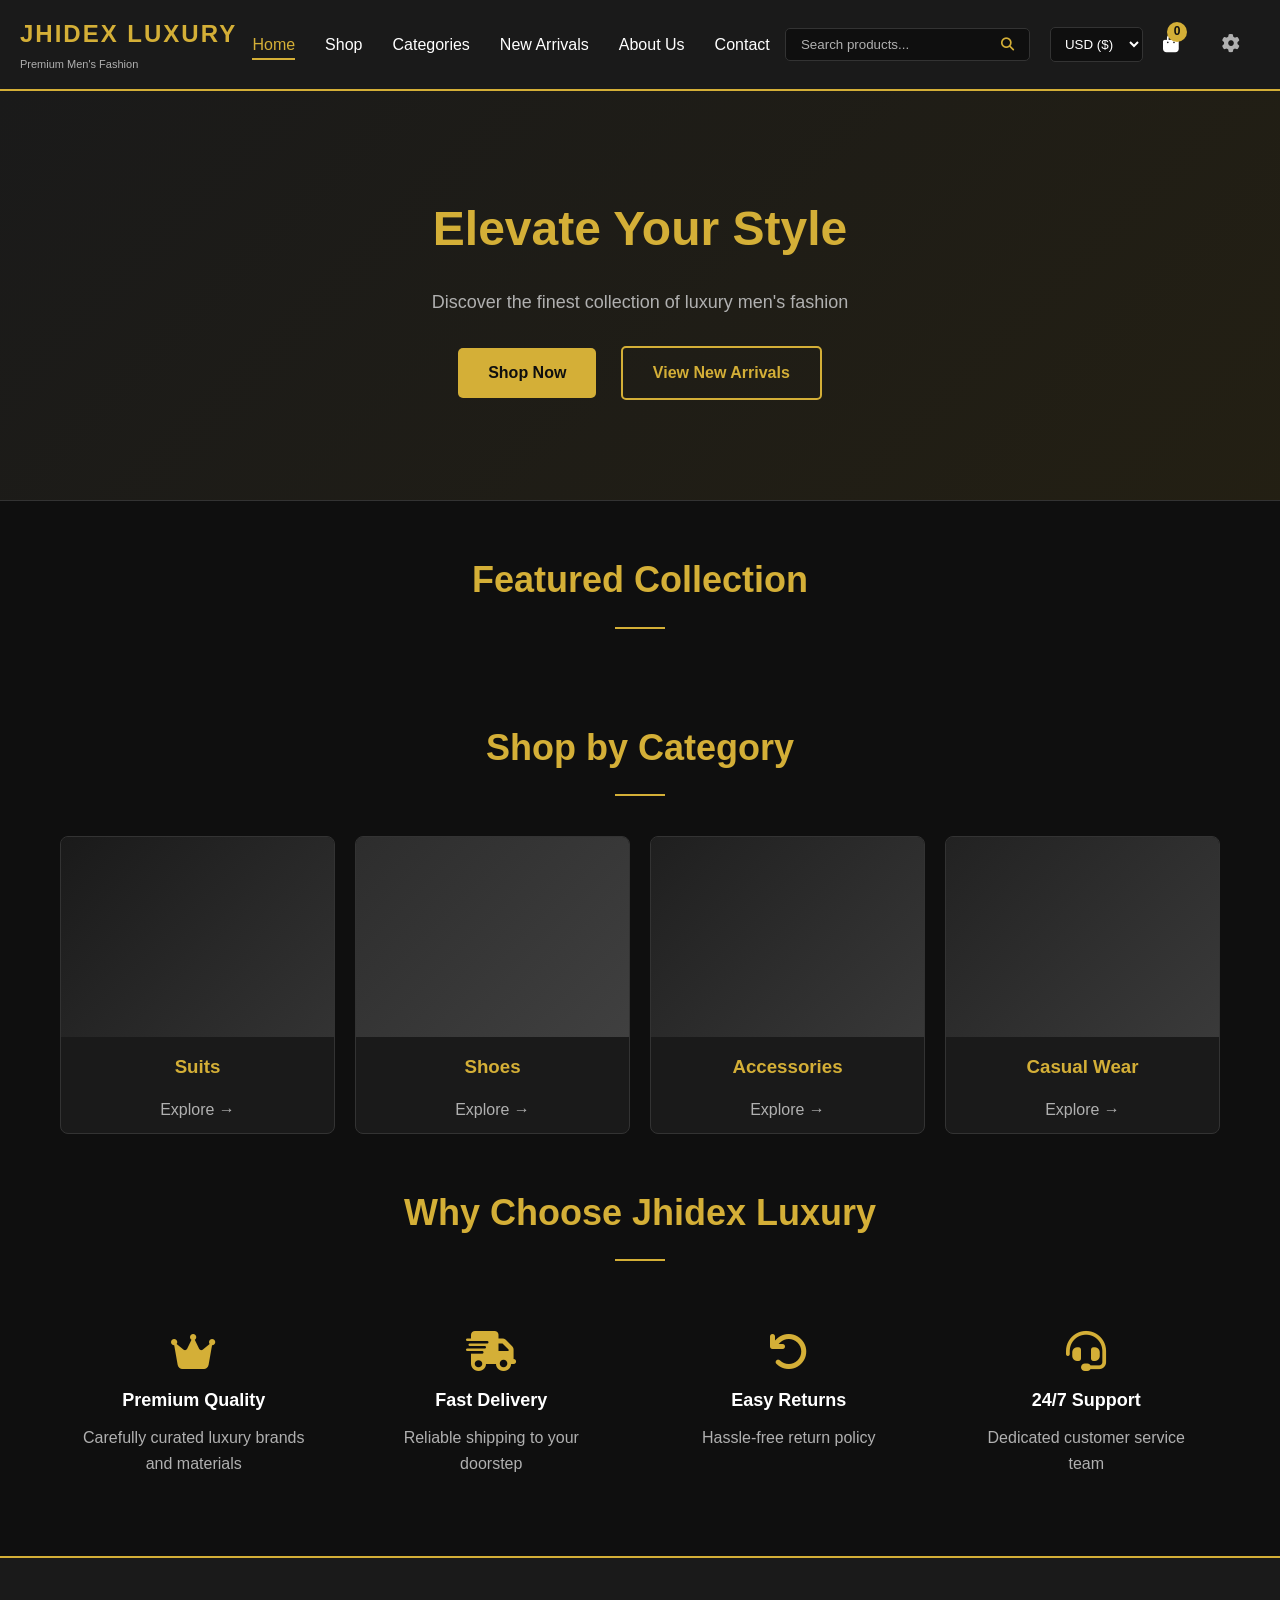
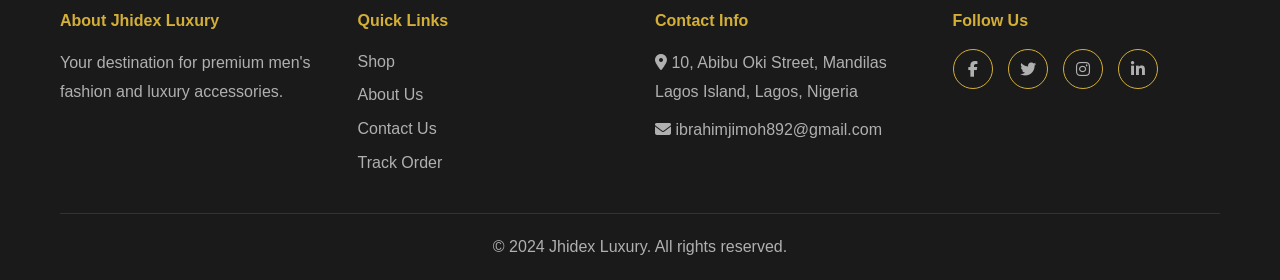
<file: index.html>
<!DOCTYPE html>
<html lang="en">
<head>
    <meta charset="UTF-8">
    <meta name="viewport" content="width=device-width, initial-scale=1.0">
    <title>Jhidex Luxury - Premium Men's Fashion</title>
    <link rel="stylesheet" href="css/style.css">
    <link rel="stylesheet" href="css/responsive.css">
    <link rel="stylesheet" href="https://cdnjs.cloudflare.com/ajax/libs/font-awesome/6.4.0/css/all.min.css">
</head>
<body>
    <!-- Navigation Bar -->
    <nav class="navbar">
        <div class="nav-container">
            <div class="nav-logo">
                <h1>JHIDEX LUXURY</h1>
                <p class="tagline">Premium Men's Fashion</p>
            </div>
            
            <div class="nav-menu">
                <ul class="nav-list">
                    <li><a href="index.html" class="nav-link active">Home</a></li>
                    <li><a href="shop.html" class="nav-link">Shop</a></li>
                    <li><a href="categories.html" class="nav-link">Categories</a></li>
                    <li><a href="new-arrivals.html" class="nav-link">New Arrivals</a></li>
                    <li><a href="about.html" class="nav-link">About Us</a></li>
                    <li><a href="contact.html" class="nav-link">Contact</a></li>
                </ul>
            </div>

            <div class="nav-actions">
                <div class="search-container">
                    <input type="text" id="searchInput" class="search-box" placeholder="Search products...">
                    <button class="search-btn"><i class="fas fa-search"></i></button>
                </div>
                <div class="currency-selector">
                    <select id="currency" onchange="changeCurrency()">
                        <option value="USD">USD ($)</option>
                        <option value="EUR">EUR (€)</option>
                        <option value="NGN">NGN (₦)</option>
                        <option value="GBP">GBP (£)</option>
                    </select>
                </div>
                <a href="cart.html" class="cart-link">
                    <i class="fas fa-shopping-bag"></i>
                    <span id="cartCount" class="cart-count">0</span>
                </a>
                <a href="admin.html" class="admin-link" title="Admin Panel">
                    <i class="fas fa-cog"></i>
                </a>
            </div>

            <div class="hamburger" onclick="toggleMenu()">
                <span></span>
                <span></span>
                <span></span>
            </div>
        </div>
    </nav>

    <!-- Hero Section -->
    <section class="hero">
        <div class="hero-content">
            <h2>Elevate Your Style</h2>
            <p>Discover the finest collection of luxury men's fashion</p>
            <a href="shop.html" class="btn btn-primary">Shop Now</a>
            <a href="new-arrivals.html" class="btn btn-secondary">View New Arrivals</a>
        </div>
    </section>

    <!-- Featured Products -->
    <section class="featured-products">
        <div class="container">
            <h2 class="section-title">Featured Collection</h2>
            <div id="featuredProducts" class="products-grid">
                <!-- Products loaded here -->
            </div>
        </div>
    </section>

    <!-- Categories Preview -->
    <section class="categories-preview">
        <div class="container">
            <h2 class="section-title">Shop by Category</h2>
            <div class="categories-grid">
                <div class="category-card">
                    <div class="category-image" style="background: linear-gradient(135deg, #1a1a1a, #333);"></div>
                    <h3>Suits</h3>
                    <a href="categories.html?category=suits">Explore →</a>
                </div>
                <div class="category-card">
                    <div class="category-image" style="background: linear-gradient(135deg, #2d2d2d, #404040);"></div>
                    <h3>Shoes</h3>
                    <a href="categories.html?category=shoes">Explore →</a>
                </div>
                <div class="category-card">
                    <div class="category-image" style="background: linear-gradient(135deg, #1f1f1f, #383838);"></div>
                    <h3>Accessories</h3>
                    <a href="categories.html?category=accessories">Explore →</a>
                </div>
                <div class="category-card">
                    <div class="category-image" style="background: linear-gradient(135deg, #222, #3a3a3a);"></div>
                    <h3>Casual Wear</h3>
                    <a href="categories.html?category=casual">Explore →</a>
                </div>
            </div>
        </div>
    </section>

    <!-- Why Choose Us -->
    <section class="why-choose">
        <div class="container">
            <h2 class="section-title">Why Choose Jhidex Luxury</h2>
            <div class="features-grid">
                <div class="feature-card">
                    <i class="fas fa-crown"></i>
                    <h3>Premium Quality</h3>
                    <p>Carefully curated luxury brands and materials</p>
                </div>
                <div class="feature-card">
                    <i class="fas fa-shipping-fast"></i>
                    <h3>Fast Delivery</h3>
                    <p>Reliable shipping to your doorstep</p>
                </div>
                <div class="feature-card">
                    <i class="fas fa-undo"></i>
                    <h3>Easy Returns</h3>
                    <p>Hassle-free return policy</p>
                </div>
                <div class="feature-card">
                    <i class="fas fa-headset"></i>
                    <h3>24/7 Support</h3>
                    <p>Dedicated customer service team</p>
                </div>
            </div>
        </div>
    </section>

    <!-- Footer -->
    <footer class="footer">
        <div class="container">
            <div class="footer-grid">
                <div class="footer-section">
                    <h4>About Jhidex Luxury</h4>
                    <p>Your destination for premium men's fashion and luxury accessories.</p>
                </div>
                <div class="footer-section">
                    <h4>Quick Links</h4>
                    <ul>
                        <li><a href="shop.html">Shop</a></li>
                        <li><a href="about.html">About Us</a></li>
                        <li><a href="contact.html">Contact Us</a></li>
                        <li><a href="javascript:void(0)" onclick="showTrackingModal()">Track Order</a></li>
                    </ul>
                </div>
                <div class="footer-section">
                    <h4>Contact Info</h4>
                    <p>
                        <i class="fas fa-map-marker-alt"></i>
                        10, Abibu Oki Street, Mandilas<br>
                        Lagos Island, Lagos, Nigeria
                    </p>
                    <p>
                        <i class="fas fa-envelope"></i>
                        <a href="mailto:ibrahimjimoh892@gmail.com">ibrahimjimoh892@gmail.com</a>
                    </p>
                </div>
                <div class="footer-section">
                    <h4>Follow Us</h4>
                    <div class="social-links">
                        <a href="#" class="social-link"><i class="fab fa-facebook-f"></i></a>
                        <a href="#" class="social-link"><i class="fab fa-twitter"></i></a>
                        <a href="#" class="social-link"><i class="fab fa-instagram"></i></a>
                        <a href="#" class="social-link"><i class="fab fa-linkedin-in"></i></a>
                    </div>
                </div>
            </div>
            <div class="footer-bottom">
                <p>&copy; 2024 Jhidex Luxury. All rights reserved.</p>
            </div>
        </div>
    </footer>

    <!-- Order Tracking Modal -->
    <div id="trackingModal" class="modal">
        <div class="modal-content">
            <span class="close" onclick="closeTrackingModal()">&times;</span>
            <h2>Track Your Order</h2>
            <input type="text" id="trackingNumber" placeholder="Enter order number">
            <button onclick="trackOrder()" class="btn btn-primary">Track</button>
            <div id="trackingResult"></div>
        </div>
    </div>

    <script src="js/app.js"></script>
    <script src="js/products.js"></script>
</body>
</html>
</file>
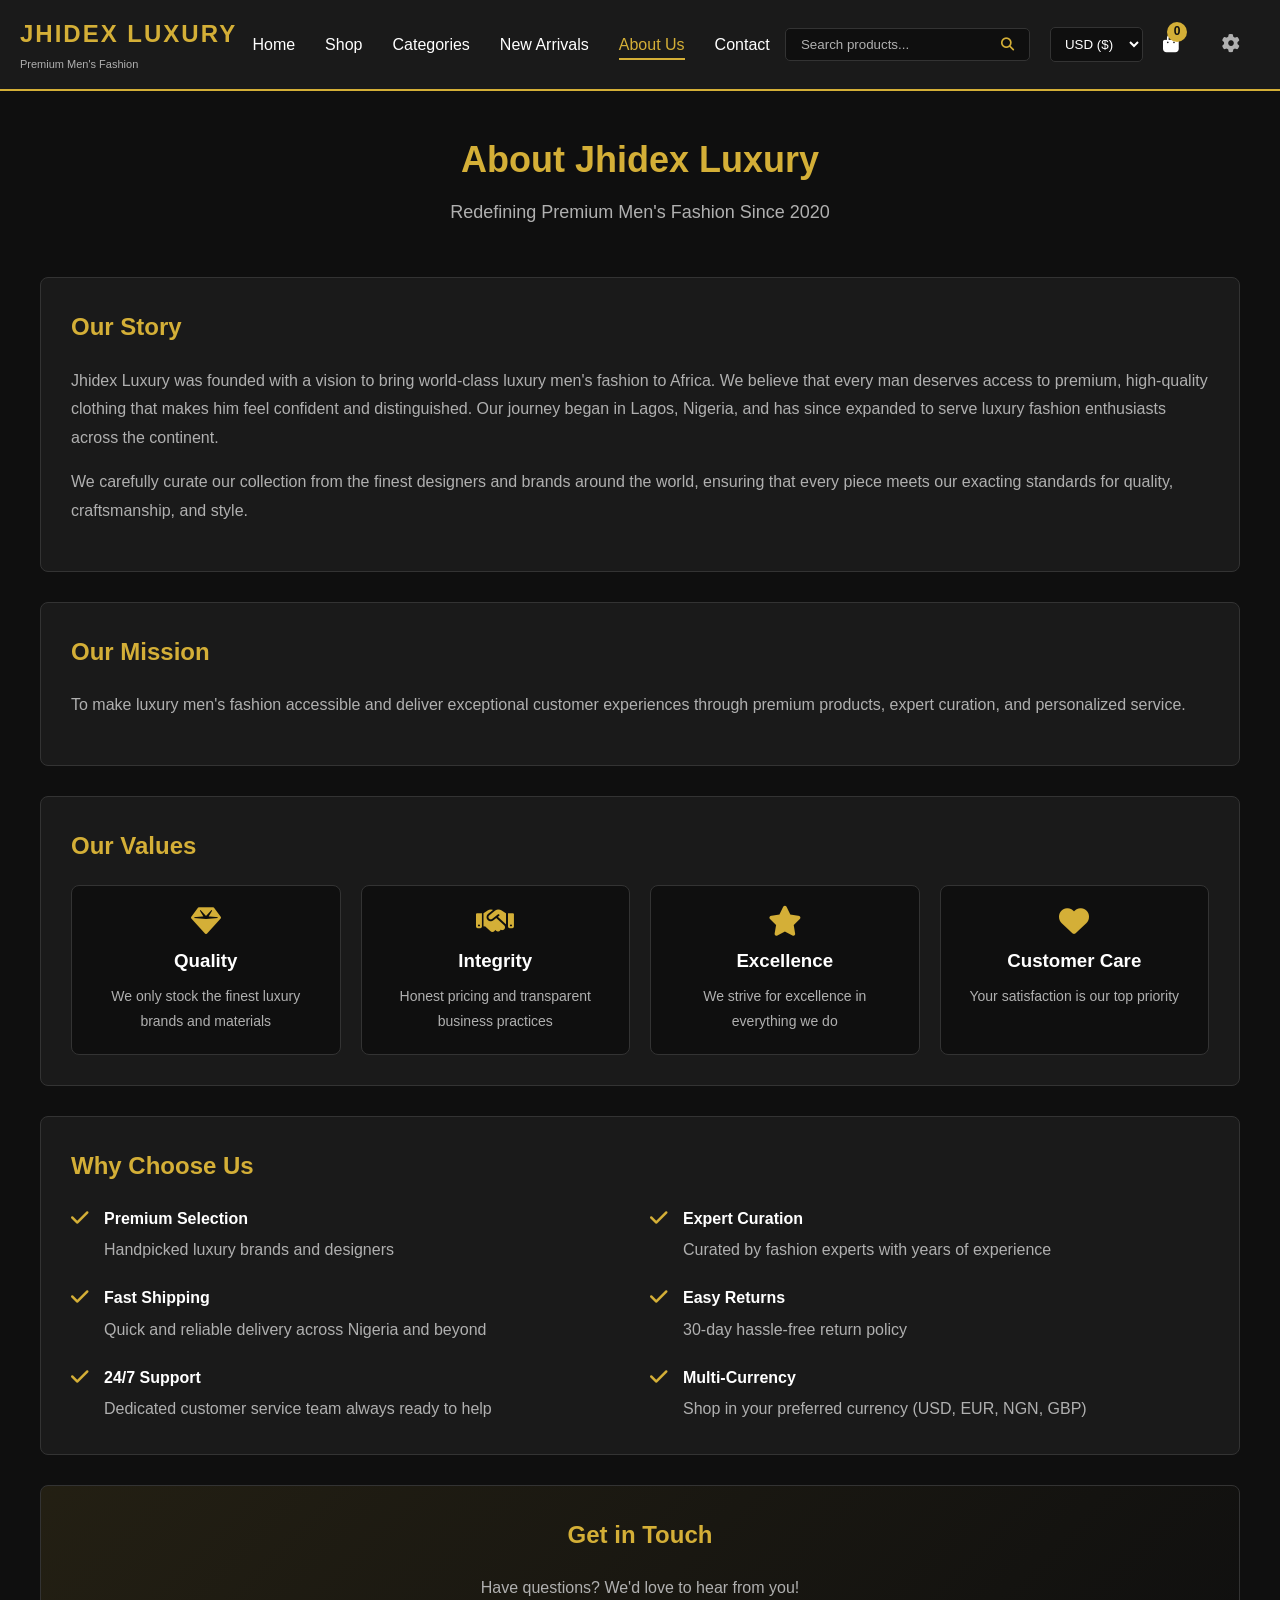
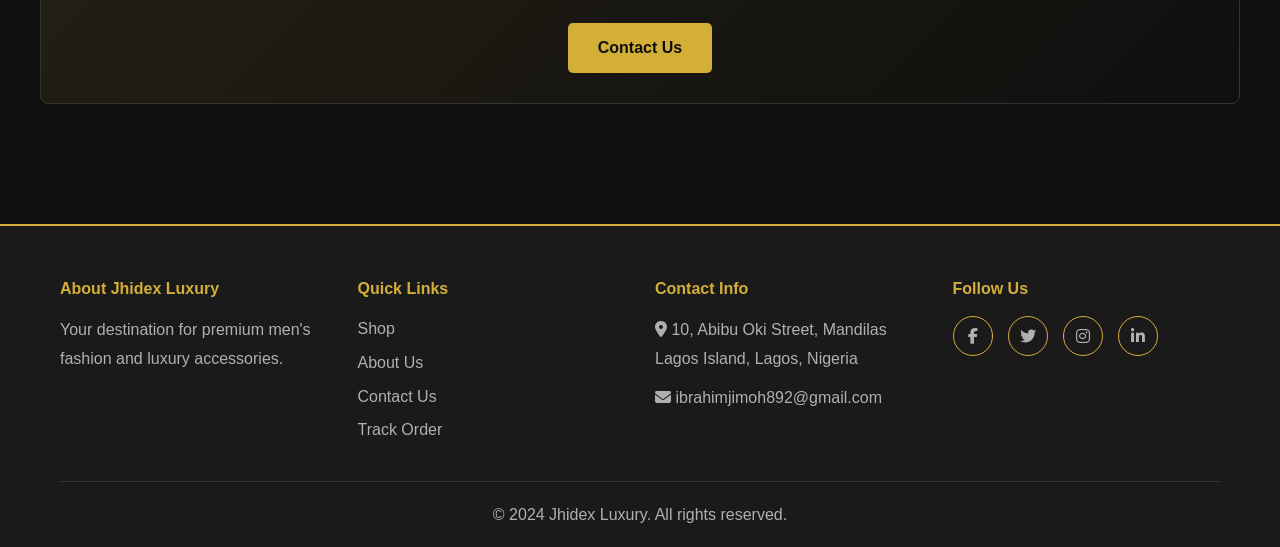
<file: about.html>
<!DOCTYPE html>
<html lang="en">
<head>
    <meta charset="UTF-8">
    <meta name="viewport" content="width=device-width, initial-scale=1.0">
    <title>About Us - Jhidex Luxury</title>
    <link rel="stylesheet" href="css/style.css">
    <link rel="stylesheet" href="css/responsive.css">
    <link rel="stylesheet" href="https://cdnjs.cloudflare.com/ajax/libs/font-awesome/6.4.0/css/all.min.css">
</head>
<body>
    <!-- Navigation Bar -->
    <nav class="navbar">
        <div class="nav-container">
            <div class="nav-logo">
                <h1>JHIDEX LUXURY</h1>
                <p class="tagline">Premium Men's Fashion</p>
            </div>
            
            <div class="nav-menu">
                <ul class="nav-list">
                    <li><a href="index.html" class="nav-link">Home</a></li>
                    <li><a href="shop.html" class="nav-link">Shop</a></li>
                    <li><a href="categories.html" class="nav-link">Categories</a></li>
                    <li><a href="new-arrivals.html" class="nav-link">New Arrivals</a></li>
                    <li><a href="about.html" class="nav-link active">About Us</a></li>
                    <li><a href="contact.html" class="nav-link">Contact</a></li>
                </ul>
            </div>

            <div class="nav-actions">
                <div class="search-container">
                    <input type="text" id="searchInput" class="search-box" placeholder="Search products...">
                    <button class="search-btn"><i class="fas fa-search"></i></button>
                </div>
                <div class="currency-selector">
                    <select id="currency" onchange="changeCurrency()">
                        <option value="USD">USD ($)</option>
                        <option value="EUR">EUR (€)</option>
                        <option value="NGN">NGN (₦)</option>
                        <option value="GBP">GBP (£)</option>
                    </select>
                </div>
                <a href="cart.html" class="cart-link">
                    <i class="fas fa-shopping-bag"></i>
                    <span id="cartCount" class="cart-count">0</span>
                </a>
                <a href="admin.html" class="admin-link" title="Admin Panel">
                    <i class="fas fa-cog"></i>
                </a>
            </div>

            <div class="hamburger" onclick="toggleMenu()">
                <span></span>
                <span></span>
                <span></span>
            </div>
        </div>
    </nav>

    <!-- About Us Section -->
    <div class="container about-container">
        <div class="about-header">
            <h1>About Jhidex Luxury</h1>
            <p>Redefining Premium Men's Fashion Since 2020</p>
        </div>

        <section class="about-section">
            <h2>Our Story</h2>
            <p>
                Jhidex Luxury was founded with a vision to bring world-class luxury men's fashion to Africa. 
                We believe that every man deserves access to premium, high-quality clothing that makes him feel confident 
                and distinguished. Our journey began in Lagos, Nigeria, and has since expanded to serve luxury fashion 
                enthusiasts across the continent.
            </p>
            <p>
                We carefully curate our collection from the finest designers and brands around the world, ensuring that 
                every piece meets our exacting standards for quality, craftsmanship, and style.
            </p>
        </section>

        <section class="about-section">
            <h2>Our Mission</h2>
            <p>
                To make luxury men's fashion accessible and deliver exceptional customer experiences through 
                premium products, expert curation, and personalized service.
            </p>
        </section>

        <section class="about-section">
            <h2>Our Values</h2>
            <div class="values-grid">
                <div class="value-card">
                    <i class="fas fa-gem"></i>
                    <h3>Quality</h3>
                    <p>We only stock the finest luxury brands and materials</p>
                </div>
                <div class="value-card">
                    <i class="fas fa-handshake"></i>
                    <h3>Integrity</h3>
                    <p>Honest pricing and transparent business practices</p>
                </div>
                <div class="value-card">
                    <i class="fas fa-star"></i>
                    <h3>Excellence</h3>
                    <p>We strive for excellence in everything we do</p>
                </div>
                <div class="value-card">
                    <i class="fas fa-heart"></i>
                    <h3>Customer Care</h3>
                    <p>Your satisfaction is our top priority</p>
                </div>
            </div>
        </section>

        <section class="about-section">
            <h2>Why Choose Us</h2>
            <div class="why-choose-list">
                <div class="list-item">
                    <i class="fas fa-check"></i>
                    <div>
                        <h4>Premium Selection</h4>
                        <p>Handpicked luxury brands and designers</p>
                    </div>
                </div>
                <div class="list-item">
                    <i class="fas fa-check"></i>
                    <div>
                        <h4>Expert Curation</h4>
                        <p>Curated by fashion experts with years of experience</p>
                    </div>
                </div>
                <div class="list-item">
                    <i class="fas fa-check"></i>
                    <div>
                        <h4>Fast Shipping</h4>
                        <p>Quick and reliable delivery across Nigeria and beyond</p>
                    </div>
                </div>
                <div class="list-item">
                    <i class="fas fa-check"></i>
                    <div>
                        <h4>Easy Returns</h4>
                        <p>30-day hassle-free return policy</p>
                    </div>
                </div>
                <div class="list-item">
                    <i class="fas fa-check"></i>
                    <div>
                        <h4>24/7 Support</h4>
                        <p>Dedicated customer service team always ready to help</p>
                    </div>
                </div>
                <div class="list-item">
                    <i class="fas fa-check"></i>
                    <div>
                        <h4>Multi-Currency</h4>
                        <p>Shop in your preferred currency (USD, EUR, NGN, GBP)</p>
                    </div>
                </div>
            </div>
        </section>

        <section class="about-section contact-cta">
            <h2>Get in Touch</h2>
            <p>Have questions? We'd love to hear from you!</p>
            <a href="contact.html" class="btn btn-primary">Contact Us</a>
        </section>
    </div>

    <!-- Footer -->
    <footer class="footer">
        <div class="container">
            <div class="footer-grid">
                <div class="footer-section">
                    <h4>About Jhidex Luxury</h4>
                    <p>Your destination for premium men's fashion and luxury accessories.</p>
                </div>
                <div class="footer-section">
                    <h4>Quick Links</h4>
                    <ul>
                        <li><a href="shop.html">Shop</a></li>
                        <li><a href="about.html">About Us</a></li>
                        <li><a href="contact.html">Contact Us</a></li>
                        <li><a href="javascript:void(0)" onclick="showTrackingModal()">Track Order</a></li>
                    </ul>
                </div>
                <div class="footer-section">
                    <h4>Contact Info</h4>
                    <p>
                        <i class="fas fa-map-marker-alt"></i>
                        10, Abibu Oki Street, Mandilas<br>
                        Lagos Island, Lagos, Nigeria
                    </p>
                    <p>
                        <i class="fas fa-envelope"></i>
                        <a href="mailto:ibrahimjimoh892@gmail.com">ibrahimjimoh892@gmail.com</a>
                    </p>
                </div>
                <div class="footer-section">
                    <h4>Follow Us</h4>
                    <div class="social-links">
                        <a href="#" class="social-link"><i class="fab fa-facebook-f"></i></a>
                        <a href="#" class="social-link"><i class="fab fa-twitter"></i></a>
                        <a href="#" class="social-link"><i class="fab fa-instagram"></i></a>
                        <a href="#" class="social-link"><i class="fab fa-linkedin-in"></i></a>
                    </div>
                </div>
            </div>
            <div class="footer-bottom">
                <p>&copy; 2024 Jhidex Luxury. All rights reserved.</p>
            </div>
        </div>
    </footer>

    <script src="js/app.js"></script>
</body>
</html>
</file>
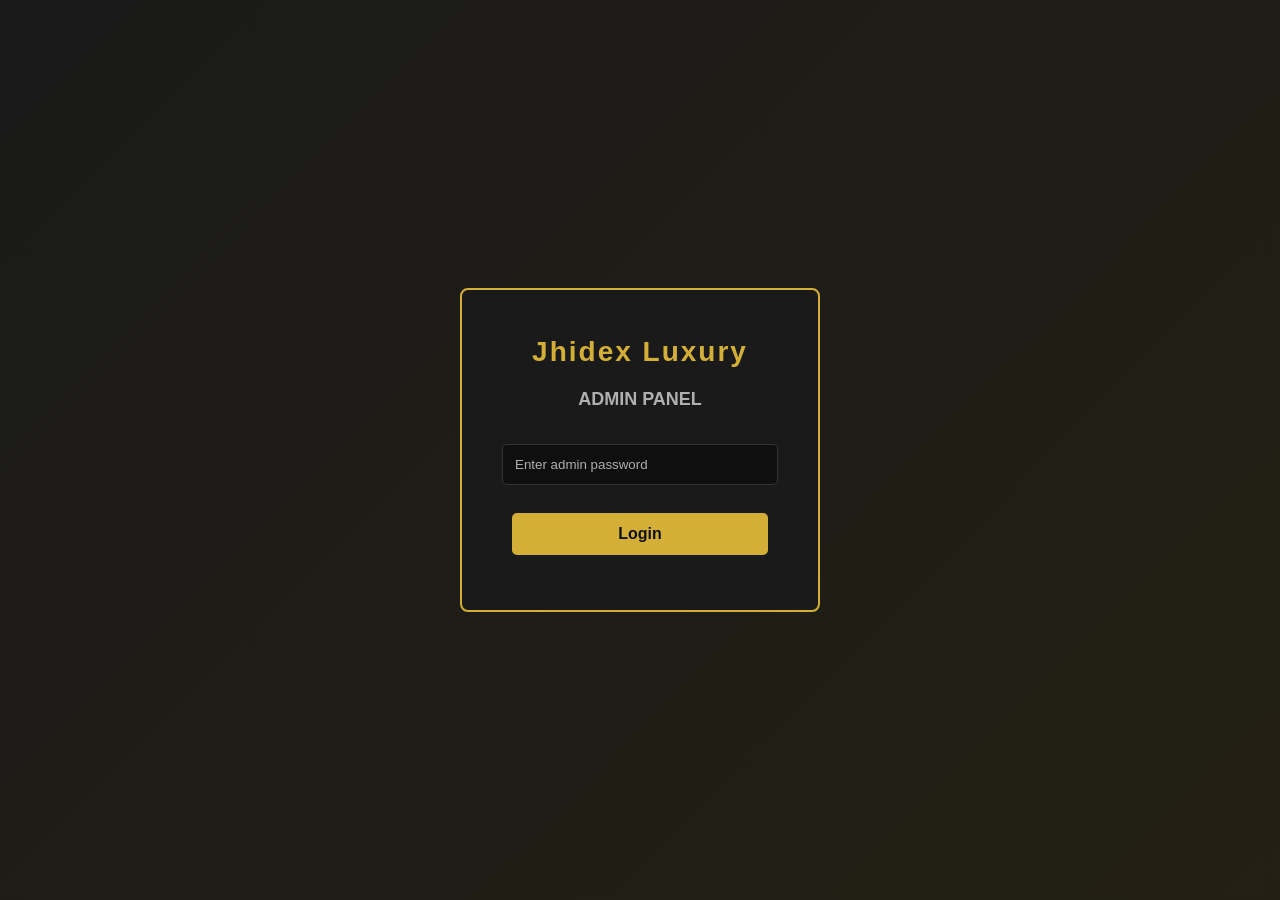
<file: admin.html>
<!DOCTYPE html>
<html lang="en">
<head>
    <meta charset="UTF-8">
    <meta name="viewport" content="width=device-width, initial-scale=1.0">
    <title>Admin Panel - Jhidex Luxury</title>
    <link rel="stylesheet" href="css/style.css">
    <link rel="stylesheet" href="css/responsive.css">
    <link rel="stylesheet" href="https://cdnjs.cloudflare.com/ajax/libs/font-awesome/6.4.0/css/all.min.css">
</head>
<body>
    <div id="loginForm" class="admin-login">
        <div class="login-container">
            <div class="login-card">
                <h1>Jhidex Luxury</h1>
                <h2>Admin Panel</h2>
                <form onsubmit="loginAdmin(event)">
                    <div class="form-group">
                        <label for="password"jhidex123</label>
                        <input type="password" id="password" placeholder="Enter admin password" required>
                    </div>
                    <button type="submit" class="btn btn-primary">Login</button>
                </form>
                <div id="loginError" class="error-message"></div>
            </div>
        </div>
    </div>

    <div id="adminPanel" class="admin-panel" style="display: none;">
        <!-- Admin Navigation -->
        <nav class="admin-navbar">
            <div class="admin-brand">
                <h2>JHIDEX LUXURY</h2>
                <p>Admin Panel</p>
            </div>
            <ul class="admin-menu">
                <li><a href="javascript:void(0)" onclick="showTab('dashboard')" class="admin-link active">Dashboard</a></li>
                <li><a href="javascript:void(0)" onclick="showTab('products')" class="admin-link">Products</a></li>
                <li><a href="javascript:void(0)" onclick="showTab('orders')" class="admin-link">Orders</a></li>
                <li><a href="javascript:void(0)" onclick="showTab('inventory')" class="admin-link">Inventory</a></li>
                <li><a href="javascript:void(0)" onclick="logoutAdmin()" class="admin-link">Logout</a></li>
            </ul>
        </nav>

        <!-- Admin Content -->
        <div class="admin-content">
            <!-- Dashboard Tab -->
            <div id="dashboardTab" class="admin-tab active">
                <h1>Dashboard</h1>
                <div class="dashboard-stats">
                    <div class="stat-card">
                        <i class="fas fa-shopping-bag"></i>
                        <div>
                            <h3 id="totalOrders">0</h3>
                            <p>Total Orders</p>
                        </div>
                    </div>
                    <div class="stat-card">
                        <i class="fas fa-box"></i>
                        <div>
                            <h3 id="totalProducts">0</h3>
                            <p>Total Products</p>
                        </div>
                    </div>
                    <div class="stat-card">
                        <i class="fas fa-money-bill"></i>
                        <div>
                            <h3 id="totalRevenue">$0</h3>
                            <p>Total Revenue</p>
                        </div>
                    </div>
                    <div class="stat-card">
                        <i class="fas fa-users"></i>
                        <div>
                            <h3 id="totalCustomers">0</h3>
                            <p>Total Customers</p>
                        </div>
                    </div>
                </div>

                <div class="dashboard-grid">
                    <div class="dashboard-section">
                        <h2>Recent Orders</h2>
                        <div id="recentOrders"></div>
                    </div>
                    <div class="dashboard-section">
                        <h2>Quick Stats</h2>
                        <ul>
                            <li>Pending Orders: <span id="pendingOrders">0</span></li>
                            <li>Shipped Orders: <span id="shippedOrders">0</span></li>
                            <li>Delivered Orders: <span id="deliveredOrders">0</span></li>
                            <li>Low Stock Items: <span id="lowStockItems">0</span></li>
                        </ul>
                    </div>
                </div>
            </div>

            <!-- Products Tab -->
            <div id="productsTab" class="admin-tab">
                <h1>Products Management</h1>
                <button onclick="showAddProductForm()" class="btn btn-primary">+ Add New Product</button>
                
                <div id="addProductForm" class="form-section" style="display: none;">
                    <h2>Add New Product</h2>
                    <form onsubmit="addProduct(event)">
                        <div class="form-row">
                            <div class="form-group">
                                <label for="productName">Product Name *</label>
                                <input type="text" id="productName" required>
                            </div>
                            <div class="form-group">
                                <label for="productCategory">Category *</label>
                                <select id="productCategory" required>
                                    <option value="">Select Category</option>
                                    <option value="suits">Suits</option>
                                    <option value="shoes">Shoes</option>
                                    <option value="accessories">Accessories</option>
                                    <option value="casual">Casual Wear</option>
                                </select>
                            </div>
                        </div>
                        <div class="form-row">
                            <div class="form-group">
                                <label for="productPrice">Price (USD) *</label>
                                <input type="number" id="productPrice" step="0.01" required>
                            </div>
                            <div class="form-group">
                                <label for="productStock">Stock *</label>
                                <input type="number" id="productStock" required>
                            </div>
                        </div>
                        <div class="form-group">
                            <label for="productDescription">Description</label>
                            <textarea id="productDescription" rows="4"></textarea>
                        </div>
                        <div class="form-group">
                            <label for="productSize">Available Sizes (comma-separated)</label>
                            <input type="text" id="productSize" placeholder="XS, S, M, L, XL, XXL">
                        </div>
                        <div class="form-group">
                            <label for="productColor">Available Colors (comma-separated)</label>
                            <input type="text" id="productColor" placeholder="Black, White, Navy">
                        </div>
                        <button type="submit" class="btn btn-primary">Add Product</button>
                        <button type="button" onclick="hideAddProductForm()" class="btn btn-secondary">Cancel</button>
                    </form>
                </div>

                <div class="products-list">
                    <h2>All Products</h2>
                    <table id="productsTable">
                        <thead>
                            <tr>
                                <th>ID</th>
                                <th>Name</th>
                                <th>Category</th>
                                <th>Price</th>
                                <th>Stock</th>
                                <th>Actions</th>
                            </tr>
                        </thead>
                        <tbody id="productsTableBody">
                        </tbody>
                    </table>
                </div>
            </div>

            <!-- Orders Tab -->
            <div id="ordersTab" class="admin-tab">
                <h1>Orders Management</h1>
                <div class="orders-filters">
                    <select id="orderStatus" onchange="filterOrders()">
                        <option value="">All Status</option>
                        <option value="pending">Pending</option>
                        <option value="processing">Processing</option>
                        <option value="shipped">Shipped</option>
                        <option value="delivered">Delivered</option>
                        <option value="cancelled">Cancelled</option>
                    </select>
                </div>
                <table class="orders-table">
                    <thead>
                        <tr>
                            <th>Order ID</th>
                            <th>Customer</th>
                            <th>Date</th>
                            <th>Total</th>
                            <th>Status</th>
                            <th>Actions</th>
                        </tr>
                    </thead>
                    <tbody id="ordersTableBody">
                    </tbody>
                </table>
            </div>

            <!-- Inventory Tab -->
            <div id="inventoryTab" class="admin-tab">
                <h1>Inventory Management</h1>
                <div class="inventory-filters">
                    <select id="stockStatus" onchange="filterInventory()">
                        <option value="">All Items</option>
                        <option value="low">Low Stock</option>
                        <option value="out">Out of Stock</option>
                        <option value="in">In Stock</option>
                    </select>
                </div>
                <table class="inventory-table">
                    <thead>
                        <tr>
                            <th>Product</th>
                            <th>SKU</th>
                            <th>Current Stock</th>
                            <th>Status</th>
                            <th>Actions</th>
                        </tr>
                    </thead>
                    <tbody id="inventoryTableBody">
                    </tbody>
                </table>
            </div>
        </div>
    </div>

    <!-- Order Detail Modal -->
    <div id="orderDetailModal" class="modal">
        <div class="modal-content large">
            <span class="close" onclick="closeOrderModal()">&times;</span>
            <div id="orderDetails"></div>
        </div>
    </div>

    <!-- Edit Product Modal -->
    <div id="editProductModal" class="modal">
        <div class="modal-content">
            <span class="close" onclick="closeEditModal()">&times;</span>
            <h2>Edit Product</h2>
            <form id="editProductForm" onsubmit="updateProduct(event)">
                <input type="hidden" id="editProductId">
                <div class="form-row">
                    <div class="form-group">
                        <label for="editProductName">Product Name</label>
                        <input type="text" id="editProductName" required>
                    </div>
                    <div class="form-group">
                        <label for="editProductPrice">Price</label>
                        <input type="number" id="editProductPrice" step="0.01" required>
                    </div>
                </div>
                <div class="form-group">
                    <label for="editProductStock">Stock</label>
                    <input type="number" id="editProductStock" required>
                </div>
                <button type="submit" class="btn btn-primary">Update Product</button>
                <button type="button" onclick="closeEditModal()" class="btn btn-secondary">Cancel</button>
            </form>
        </div>
    </div>

    <script src="js/app.js"></script>
    <script src="js/admin.js"></script>
</body>
</html>
</file>
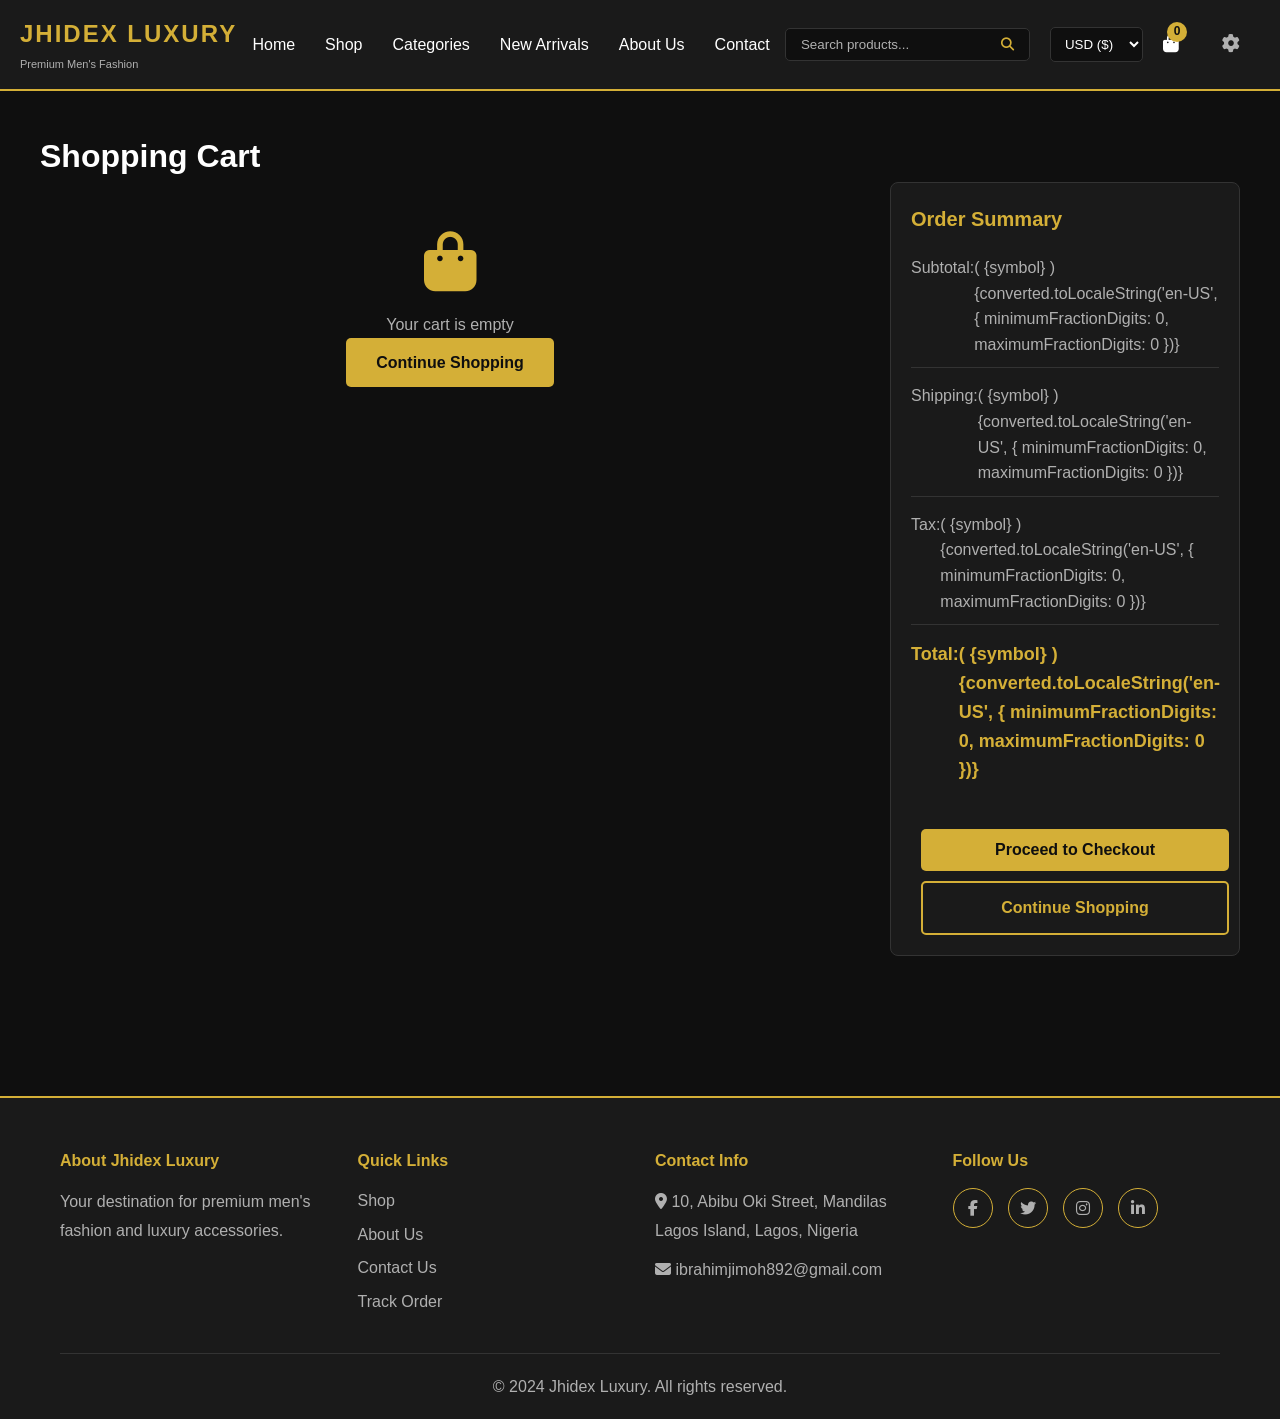
<file: cart.html>
<!DOCTYPE html>
<html lang="en">
<head>
    <meta charset="UTF-8">
    <meta name="viewport" content="width=device-width, initial-scale=1.0">
    <title>Shopping Cart - Jhidex Luxury</title>
    <link rel="stylesheet" href="css/style.css">
    <link rel="stylesheet" href="css/responsive.css">
    <link rel="stylesheet" href="https://cdnjs.cloudflare.com/ajax/libs/font-awesome/6.4.0/css/all.min.css">
</head>
<body>
    <!-- Navigation Bar -->
    <nav class="navbar">
        <div class="nav-container">
            <div class="nav-logo">
                <h1>JHIDEX LUXURY</h1>
                <p class="tagline">Premium Men's Fashion</p>
            </div>
            
            <div class="nav-menu">
                <ul class="nav-list">
                    <li><a href="index.html" class="nav-link">Home</a></li>
                    <li><a href="shop.html" class="nav-link">Shop</a></li>
                    <li><a href="categories.html" class="nav-link">Categories</a></li>
                    <li><a href="new-arrivals.html" class="nav-link">New Arrivals</a></li>
                    <li><a href="about.html" class="nav-link">About Us</a></li>
                    <li><a href="contact.html" class="nav-link">Contact</a></li>
                </ul>
            </div>

            <div class="nav-actions">
                <div class="search-container">
                    <input type="text" id="searchInput" class="search-box" placeholder="Search products...">
                    <button class="search-btn"><i class="fas fa-search"></i></button>
                </div>
                <div class="currency-selector">
                    <select id="currency" onchange="changeCurrency()">
                        <option value="USD">USD ($)</option>
                        <option value="EUR">EUR (€)</option>
                        <option value="NGN">NGN (₦)</option>
                        <option value="GBP">GBP (£)</option>
                    </select>
                </div>
                <a href="cart.html" class="cart-link">
                    <i class="fas fa-shopping-bag"></i>
                    <span id="cartCount" class="cart-count">0</span>
                </a>
                <a href="admin.html" class="admin-link" title="Admin Panel">
                    <i class="fas fa-cog"></i>
                </a>
            </div>

            <div class="hamburger" onclick="toggleMenu()">
                <span></span>
                <span></span>
                <span></span>
            </div>
        </div>
    </nav>

    <!-- Cart Section -->
    <div class="container cart-container">
        <h1>Shopping Cart</h1>
        
        <div class="cart-layout">
            <div class="cart-items-section">
                <div id="cartItems"></div>
                <div id="emptyCartMessage" class="empty-cart">
                    <i class="fas fa-shopping-bag"></i>
                    <p>Your cart is empty</p>
                    <a href="shop.html" class="btn btn-primary">Continue Shopping</a>
                </div>
            </div>

            <aside class="cart-summary">
                <h2>Order Summary</h2>
                <div class="summary-item">
                    <span>Subtotal:</span>
                    <span id="subtotal" class="currency">$0.00</span>
                </div>
                <div class="summary-item">
                    <span>Shipping:</span>
                    <span id="shipping" class="currency">$0.00</span>
                </div>
                <div class="summary-item">
                    <span>Tax:</span>
                    <span id="tax" class="currency">$0.00</span>
                </div>
                <div class="summary-item total">
                    <span>Total:</span>
                    <span id="total" class="currency">$0.00</span>
                </div>
                <button onclick="proceedToCheckout()" class="btn btn-primary" style="width: 100%; margin-top: 20px;">Proceed to Checkout</button>
                <a href="shop.html" class="btn btn-secondary" style="width: 100%; margin-top: 10px; text-align: center; text-decoration: none;">Continue Shopping</a>
            </aside>
        </div>
    </div>

    <!-- Footer -->
    <footer class="footer">
        <div class="container">
            <div class="footer-grid">
                <div class="footer-section">
                    <h4>About Jhidex Luxury</h4>
                    <p>Your destination for premium men's fashion and luxury accessories.</p>
                </div>
                <div class="footer-section">
                    <h4>Quick Links</h4>
                    <ul>
                        <li><a href="shop.html">Shop</a></li>
                        <li><a href="about.html">About Us</a></li>
                        <li><a href="contact.html">Contact Us</a></li>
                        <li><a href="javascript:void(0)" onclick="showTrackingModal()">Track Order</a></li>
                    </ul>
                </div>
                <div class="footer-section">
                    <h4>Contact Info</h4>
                    <p>
                        <i class="fas fa-map-marker-alt"></i>
                        10, Abibu Oki Street, Mandilas<br>
                        Lagos Island, Lagos, Nigeria
                    </p>
                    <p>
                        <i class="fas fa-envelope"></i>
                        <a href="mailto:ibrahimjimoh892@gmail.com">ibrahimjimoh892@gmail.com</a>
                    </p>
                </div>
                <div class="footer-section">
                    <h4>Follow Us</h4>
                    <div class="social-links">
                        <a href="#" class="social-link"><i class="fab fa-facebook-f"></i></a>
                        <a href="#" class="social-link"><i class="fab fa-twitter"></i></a>
                        <a href="#" class="social-link"><i class="fab fa-instagram"></i></a>
                        <a href="#" class="social-link"><i class="fab fa-linkedin-in"></i></a>
                    </div>
                </div>
            </div>
            <div class="footer-bottom">
                <p>&copy; 2024 Jhidex Luxury. All rights reserved.</p>
            </div>
        </div>
    </footer>

    <script src="js/app.js"></script>
    <script src="js/cart.js"></script>
</body>
</html>
</file>
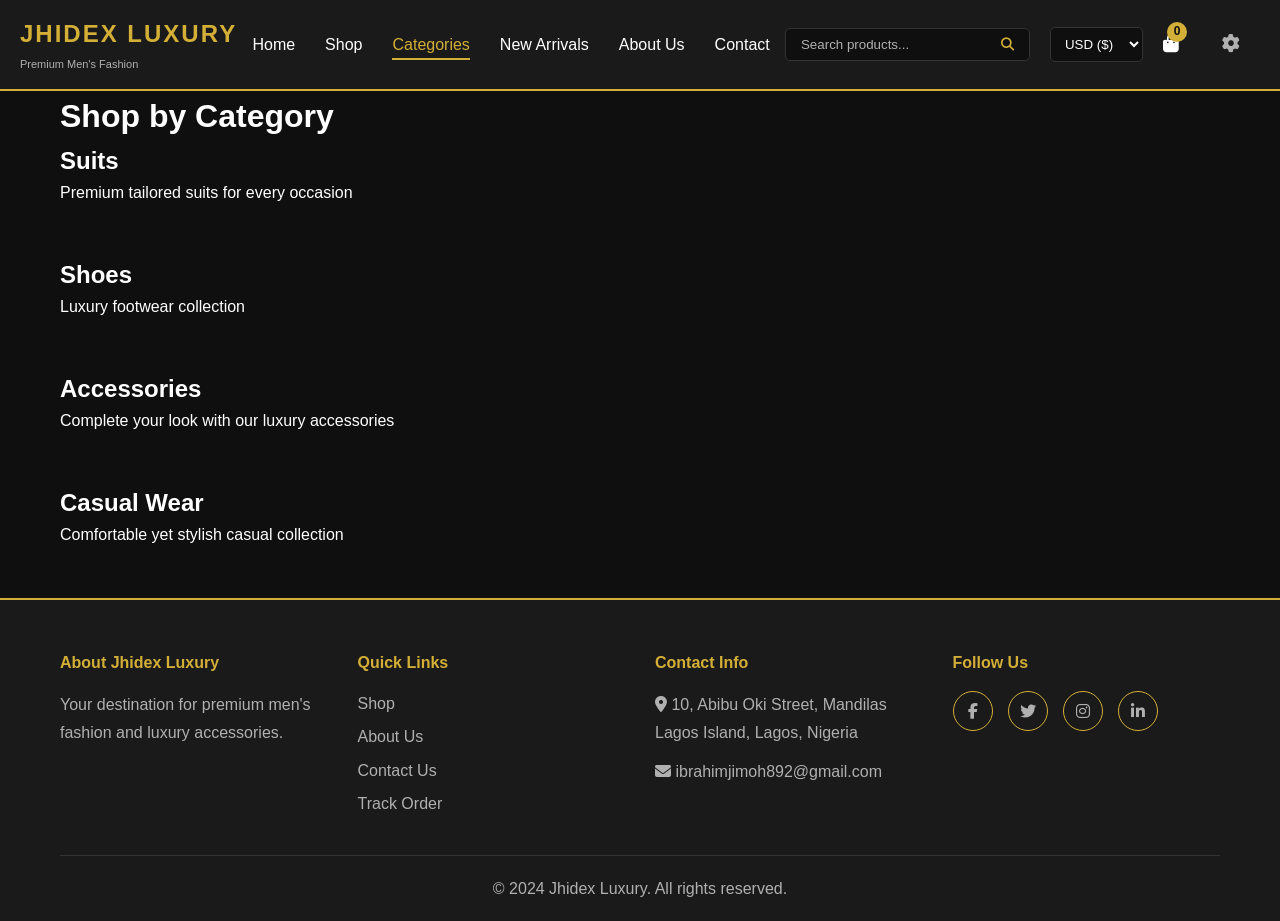
<file: categories.html>
<!DOCTYPE html>
<html lang="en">
<head>
    <meta charset="UTF-8">
    <meta name="viewport" content="width=device-width, initial-scale=1.0">
    <title>Categories - Jhidex Luxury</title>
    <link rel="stylesheet" href="css/style.css">
    <link rel="stylesheet" href="css/responsive.css">
    <link rel="stylesheet" href="https://cdnjs.cloudflare.com/ajax/libs/font-awesome/6.4.0/css/all.min.css">
</head>
<body>
    <!-- Navigation Bar -->
    <nav class="navbar">
        <div class="nav-container">
            <div class="nav-logo">
                <h1>JHIDEX LUXURY</h1>
                <p class="tagline">Premium Men's Fashion</p>
            </div>
            
            <div class="nav-menu">
                <ul class="nav-list">
                    <li><a href="index.html" class="nav-link">Home</a></li>
                    <li><a href="shop.html" class="nav-link">Shop</a></li>
                    <li><a href="categories.html" class="nav-link active">Categories</a></li>
                    <li><a href="new-arrivals.html" class="nav-link">New Arrivals</a></li>
                    <li><a href="about.html" class="nav-link">About Us</a></li>
                    <li><a href="contact.html" class="nav-link">Contact</a></li>
                </ul>
            </div>

            <div class="nav-actions">
                <div class="search-container">
                    <input type="text" id="searchInput" class="search-box" placeholder="Search products...">
                    <button class="search-btn"><i class="fas fa-search"></i></button>
                </div>
                <div class="currency-selector">
                    <select id="currency" onchange="changeCurrency()">
                        <option value="USD">USD ($)</option>
                        <option value="EUR">EUR (€)</option>
                        <option value="NGN">NGN (₦)</option>
                        <option value="GBP">GBP (£)</option>
                    </select>
                </div>
                <a href="cart.html" class="cart-link">
                    <i class="fas fa-shopping-bag"></i>
                    <span id="cartCount" class="cart-count">0</span>
                </a>
                <a href="admin.html" class="admin-link" title="Admin Panel">
                    <i class="fas fa-cog"></i>
                </a>
            </div>

            <div class="hamburger" onclick="toggleMenu()">
                <span></span>
                <span></span>
                <span></span>
            </div>
        </div>
    </nav>

    <!-- Categories Section -->
    <div class="container">
        <h1>Shop by Category</h1>
        
        <div class="categories-detailed">
            <!-- Suits Category -->
            <div class="category-section">
                <div class="category-header">
                    <h2>Suits</h2>
                    <p>Premium tailored suits for every occasion</p>
                </div>
                <div id="suitsCategory" class="products-grid">
                    <!-- Products loaded here -->
                </div>
            </div>

            <!-- Shoes Category -->
            <div class="category-section">
                <div class="category-header">
                    <h2>Shoes</h2>
                    <p>Luxury footwear collection</p>
                </div>
                <div id="shoesCategory" class="products-grid">
                    <!-- Products loaded here -->
                </div>
            </div>

            <!-- Accessories Category -->
            <div class="category-section">
                <div class="category-header">
                    <h2>Accessories</h2>
                    <p>Complete your look with our luxury accessories</p>
                </div>
                <div id="accessoriesCategory" class="products-grid">
                    <!-- Products loaded here -->
                </div>
            </div>

            <!-- Casual Wear Category -->
            <div class="category-section">
                <div class="category-header">
                    <h2>Casual Wear</h2>
                    <p>Comfortable yet stylish casual collection</p>
                </div>
                <div id="casualCategory" class="products-grid">
                    <!-- Products loaded here -->
                </div>
            </div>
        </div>
    </div>

    <!-- Footer -->
    <footer class="footer">
        <div class="container">
            <div class="footer-grid">
                <div class="footer-section">
                    <h4>About Jhidex Luxury</h4>
                    <p>Your destination for premium men's fashion and luxury accessories.</p>
                </div>
                <div class="footer-section">
                    <h4>Quick Links</h4>
                    <ul>
                        <li><a href="shop.html">Shop</a></li>
                        <li><a href="about.html">About Us</a></li>
                        <li><a href="contact.html">Contact Us</a></li>
                        <li><a href="javascript:void(0)" onclick="showTrackingModal()">Track Order</a></li>
                    </ul>
                </div>
                <div class="footer-section">
                    <h4>Contact Info</h4>
                    <p>
                        <i class="fas fa-map-marker-alt"></i>
                        10, Abibu Oki Street, Mandilas<br>
                        Lagos Island, Lagos, Nigeria
                    </p>
                    <p>
                        <i class="fas fa-envelope"></i>
                        <a href="mailto:ibrahimjimoh892@gmail.com">ibrahimjimoh892@gmail.com</a>
                    </p>
                </div>
                <div class="footer-section">
                    <h4>Follow Us</h4>
                    <div class="social-links">
                        <a href="#" class="social-link"><i class="fab fa-facebook-f"></i></a>
                        <a href="#" class="social-link"><i class="fab fa-twitter"></i></a>
                        <a href="#" class="social-link"><i class="fab fa-instagram"></i></a>
                        <a href="#" class="social-link"><i class="fab fa-linkedin-in"></i></a>
                    </div>
                </div>
            </div>
            <div class="footer-bottom">
                <p>&copy; 2024 Jhidex Luxury. All rights reserved.</p>
            </div>
        </div>
    </footer>

    <!-- Product Modal -->
    <div id="productModal" class="modal">
        <div class="modal-content large">
            <span class="close" onclick="closeProductModal()">&times;</span>
            <div id="productDetails"></div>
        </div>
    </div>

    <script src="js/app.js"></script>
    <script src="js/products.js"></script>
    <script src="js/categories.js"></script>
</body>
</html>
</file>
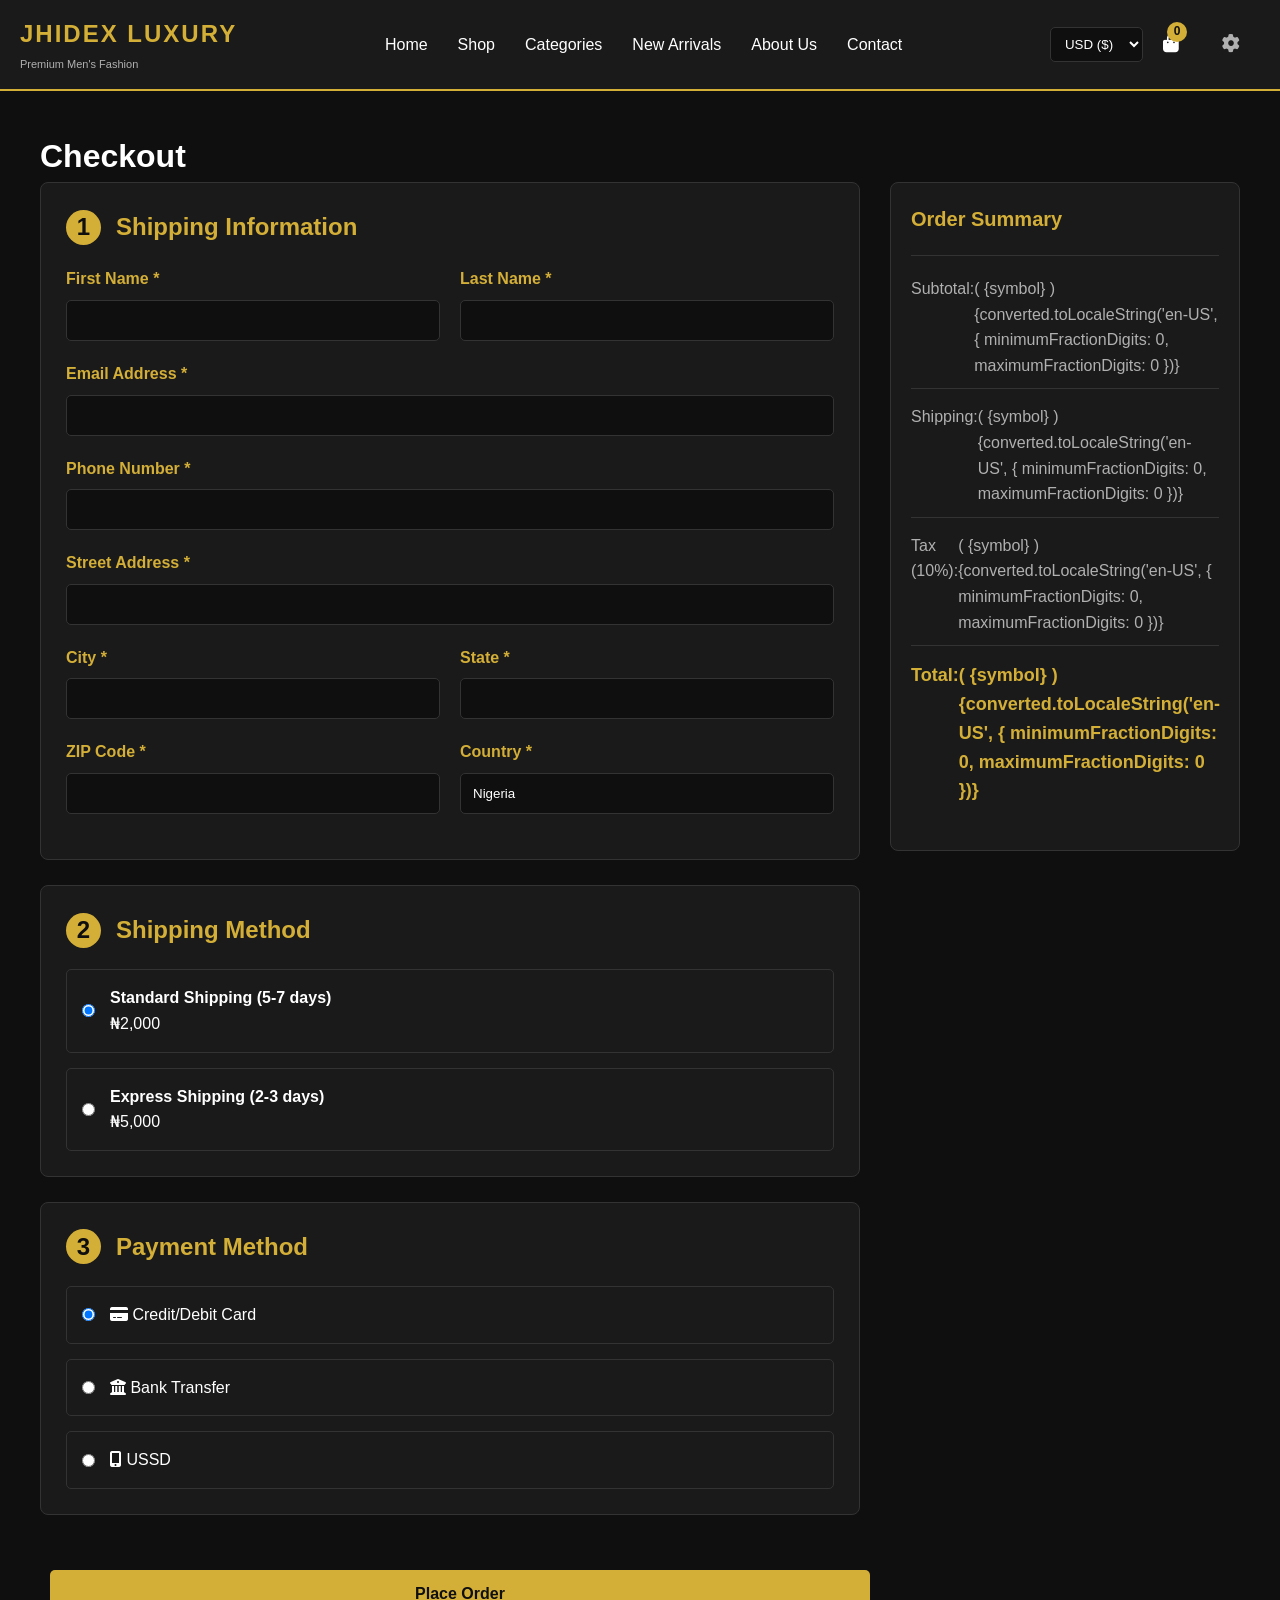
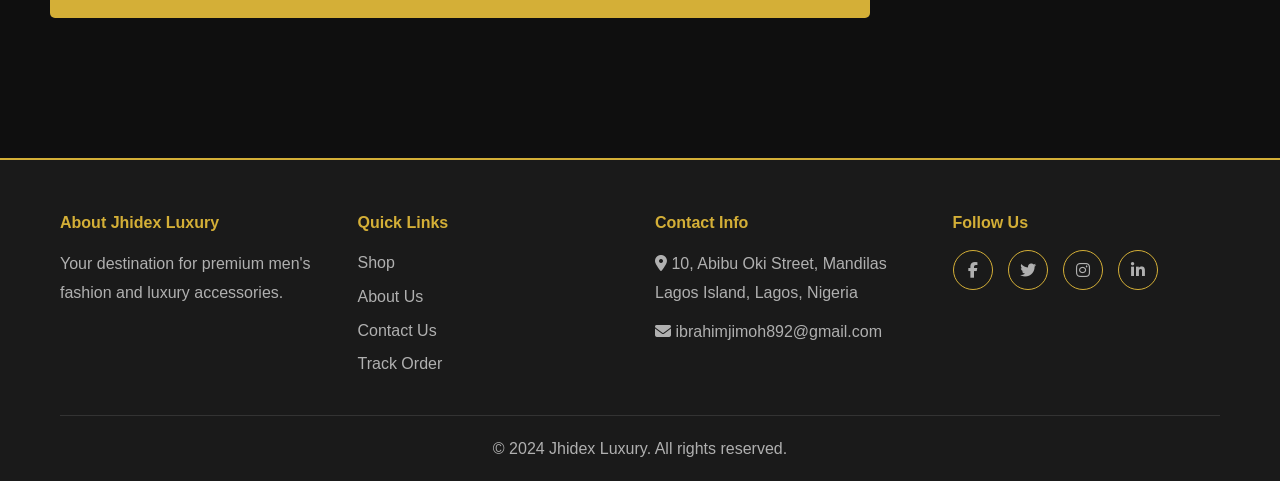
<file: checkout.html>
<!DOCTYPE html>
<html lang="en">
<head>
    <meta charset="UTF-8">
    <meta name="viewport" content="width=device-width, initial-scale=1.0">
    <title>Checkout - Jhidex Luxury</title>
    <link rel="stylesheet" href="css/style.css">
    <link rel="stylesheet" href="css/responsive.css">
    <link rel="stylesheet" href="https://cdnjs.cloudflare.com/ajax/libs/font-awesome/6.4.0/css/all.min.css">
</head>
<body>
    <!-- Navigation Bar -->
    <nav class="navbar">
        <div class="nav-container">
            <div class="nav-logo">
                <h1>JHIDEX LUXURY</h1>
                <p class="tagline">Premium Men's Fashion</p>
            </div>
            
            <div class="nav-menu">
                <ul class="nav-list">
                    <li><a href="index.html" class="nav-link">Home</a></li>
                    <li><a href="shop.html" class="nav-link">Shop</a></li>
                    <li><a href="categories.html" class="nav-link">Categories</a></li>
                    <li><a href="new-arrivals.html" class="nav-link">New Arrivals</a></li>
                    <li><a href="about.html" class="nav-link">About Us</a></li>
                    <li><a href="contact.html" class="nav-link">Contact</a></li>
                </ul>
            </div>

            <div class="nav-actions">
                <div class="currency-selector">
                    <select id="currency" onchange="changeCurrency()">
                        <option value="USD">USD ($)</option>
                        <option value="EUR">EUR (€)</option>
                        <option value="NGN">NGN (₦)</option>
                        <option value="GBP">GBP (£)</option>
                    </select>
                </div>
                <a href="cart.html" class="cart-link">
                    <i class="fas fa-shopping-bag"></i>
                    <span id="cartCount" class="cart-count">0</span>
                </a>
                <a href="admin.html" class="admin-link" title="Admin Panel">
                    <i class="fas fa-cog"></i>
                </a>
            </div>

            <div class="hamburger" onclick="toggleMenu()">
                <span></span>
                <span></span>
                <span></span>
            </div>
        </div>
    </nav>

    <!-- Checkout Section -->
    <div class="container checkout-container">
        <h1>Checkout</h1>
        
        <div class="checkout-layout">
            <div class="checkout-form-section">
                <div class="checkout-step">
                    <h2><span class="step-number">1</span> Shipping Information</h2>
                    <form id="shippingForm">
                        <div class="form-row">
                            <div class="form-group">
                                <label for="firstName">First Name *</label>
                                <input type="text" id="firstName" name="firstName" required>
                            </div>
                            <div class="form-group">
                                <label for="lastName">Last Name *</label>
                                <input type="text" id="lastName" name="lastName" required>
                            </div>
                        </div>
                        <div class="form-group">
                            <label for="email">Email Address *</label>
                            <input type="email" id="email" name="email" required>
                        </div>
                        <div class="form-group">
                            <label for="phone">Phone Number *</label>
                            <input type="tel" id="phone" name="phone" required>
                        </div>
                        <div class="form-group">
                            <label for="address">Street Address *</label>
                            <input type="text" id="address" name="address" required>
                        </div>
                        <div class="form-row">
                            <div class="form-group">
                                <label for="city">City *</label>
                                <input type="text" id="city" name="city" required>
                            </div>
                            <div class="form-group">
                                <label for="state">State *</label>
                                <input type="text" id="state" name="state" required>
                            </div>
                        </div>
                        <div class="form-row">
                            <div class="form-group">
                                <label for="zipcode">ZIP Code *</label>
                                <input type="text" id="zipcode" name="zipcode" required>
                            </div>
                            <div class="form-group">
                                <label for="country">Country *</label>
                                <input type="text" id="country" name="country" value="Nigeria" required>
                            </div>
                        </div>
                    </form>
                </div>

                <div class="checkout-step">
                    <h2><span class="step-number">2</span> Shipping Method</h2>
                    <div class="shipping-options">
                        <label class="shipping-option">
                            <input type="radio" name="shipping" value="standard" checked>
                            <div>
                                <strong>Standard Shipping (5-7 days)</strong>
                                <p id="shippingPrice1">₦2,000</p>
                            </div>
                        </label>
                        <label class="shipping-option">
                            <input type="radio" name="shipping" value="express">
                            <div>
                                <strong>Express Shipping (2-3 days)</strong>
                                <p id="shippingPrice2">₦5,000</p>
                            </div>
                        </label>
                    </div>
                </div>

                <div class="checkout-step">
                    <h2><span class="step-number">3</span> Payment Method</h2>
                    <div class="payment-methods">
                        <label class="payment-option">
                            <input type="radio" name="payment" value="card" checked>
                            <span><i class="fas fa-credit-card"></i> Credit/Debit Card</span>
                        </label>
                        <label class="payment-option">
                            <input type="radio" name="payment" value="transfer">
                            <span><i class="fas fa-university"></i> Bank Transfer</span>
                        </label>
                        <label class="payment-option">
                            <input type="radio" name="payment" value="ussd">
                            <span><i class="fas fa-mobile-alt"></i> USSD</span>
                        </label>
                    </div>
                </div>

                <button onclick="completeOrder()" class="btn btn-primary" style="width: 100%; margin-top: 30px; padding: 15px;">Place Order</button>
            </div>

            <aside class="checkout-summary">
                <h2>Order Summary</h2>
                <div id="checkoutItems"></div>
                <div class="summary-divider"></div>
                <div class="summary-item">
                    <span>Subtotal:</span>
                    <span id="subtotal" class="currency">$0.00</span>
                </div>
                <div class="summary-item">
                    <span>Shipping:</span>
                    <span id="shipping" class="currency">$0.00</span>
                </div>
                <div class="summary-item">
                    <span>Tax (10%):</span>
                    <span id="tax" class="currency">$0.00</span>
                </div>
                <div class="summary-item total">
                    <span>Total:</span>
                    <span id="total" class="currency">$0.00</span>
                </div>
            </aside>
        </div>
    </div>

    <!-- Success Modal -->
    <div id="successModal" class="modal">
        <div class="modal-content">
            <div class="success-message">
                <i class="fas fa-check-circle"></i>
                <h2>Order Placed Successfully!</h2>
                <p>Your order has been received and is being processed.</p>
                <p id="orderNumber"></p>
                <p>You will receive a confirmation email shortly.</p>
                <a href="order-tracking.html" class="btn btn-primary">Track Your Order</a>
                <a href="shop.html" class="btn btn-secondary">Continue Shopping</a>
            </div>
        </div>
    </div>

    <!-- Footer -->
    <footer class="footer">
        <div class="container">
            <div class="footer-grid">
                <div class="footer-section">
                    <h4>About Jhidex Luxury</h4>
                    <p>Your destination for premium men's fashion and luxury accessories.</p>
                </div>
                <div class="footer-section">
                    <h4>Quick Links</h4>
                    <ul>
                        <li><a href="shop.html">Shop</a></li>
                        <li><a href="about.html">About Us</a></li>
                        <li><a href="contact.html">Contact Us</a></li>
                        <li><a href="javascript:void(0)" onclick="showTrackingModal()">Track Order</a></li>
                    </ul>
                </div>
                <div class="footer-section">
                    <h4>Contact Info</h4>
                    <p>
                        <i class="fas fa-map-marker-alt"></i>
                        10, Abibu Oki Street, Mandilas<br>
                        Lagos Island, Lagos, Nigeria
                    </p>
                    <p>
                        <i class="fas fa-envelope"></i>
                        <a href="mailto:ibrahimjimoh892@gmail.com">ibrahimjimoh892@gmail.com</a>
                    </p>
                </div>
                <div class="footer-section">
                    <h4>Follow Us</h4>
                    <div class="social-links">
                        <a href="#" class="social-link"><i class="fab fa-facebook-f"></i></a>
                        <a href="#" class="social-link"><i class="fab fa-twitter"></i></a>
                        <a href="#" class="social-link"><i class="fab fa-instagram"></i></a>
                        <a href="#" class="social-link"><i class="fab fa-linkedin-in"></i></a>
                    </div>
                </div>
            </div>
            <div class="footer-bottom">
                <p>&copy; 2024 Jhidex Luxury. All rights reserved.</p>
            </div>
        </div>
    </footer>

    <script src="js/app.js"></script>
    <script src="js/checkout.js"></script>
</body>
</html>
</file>
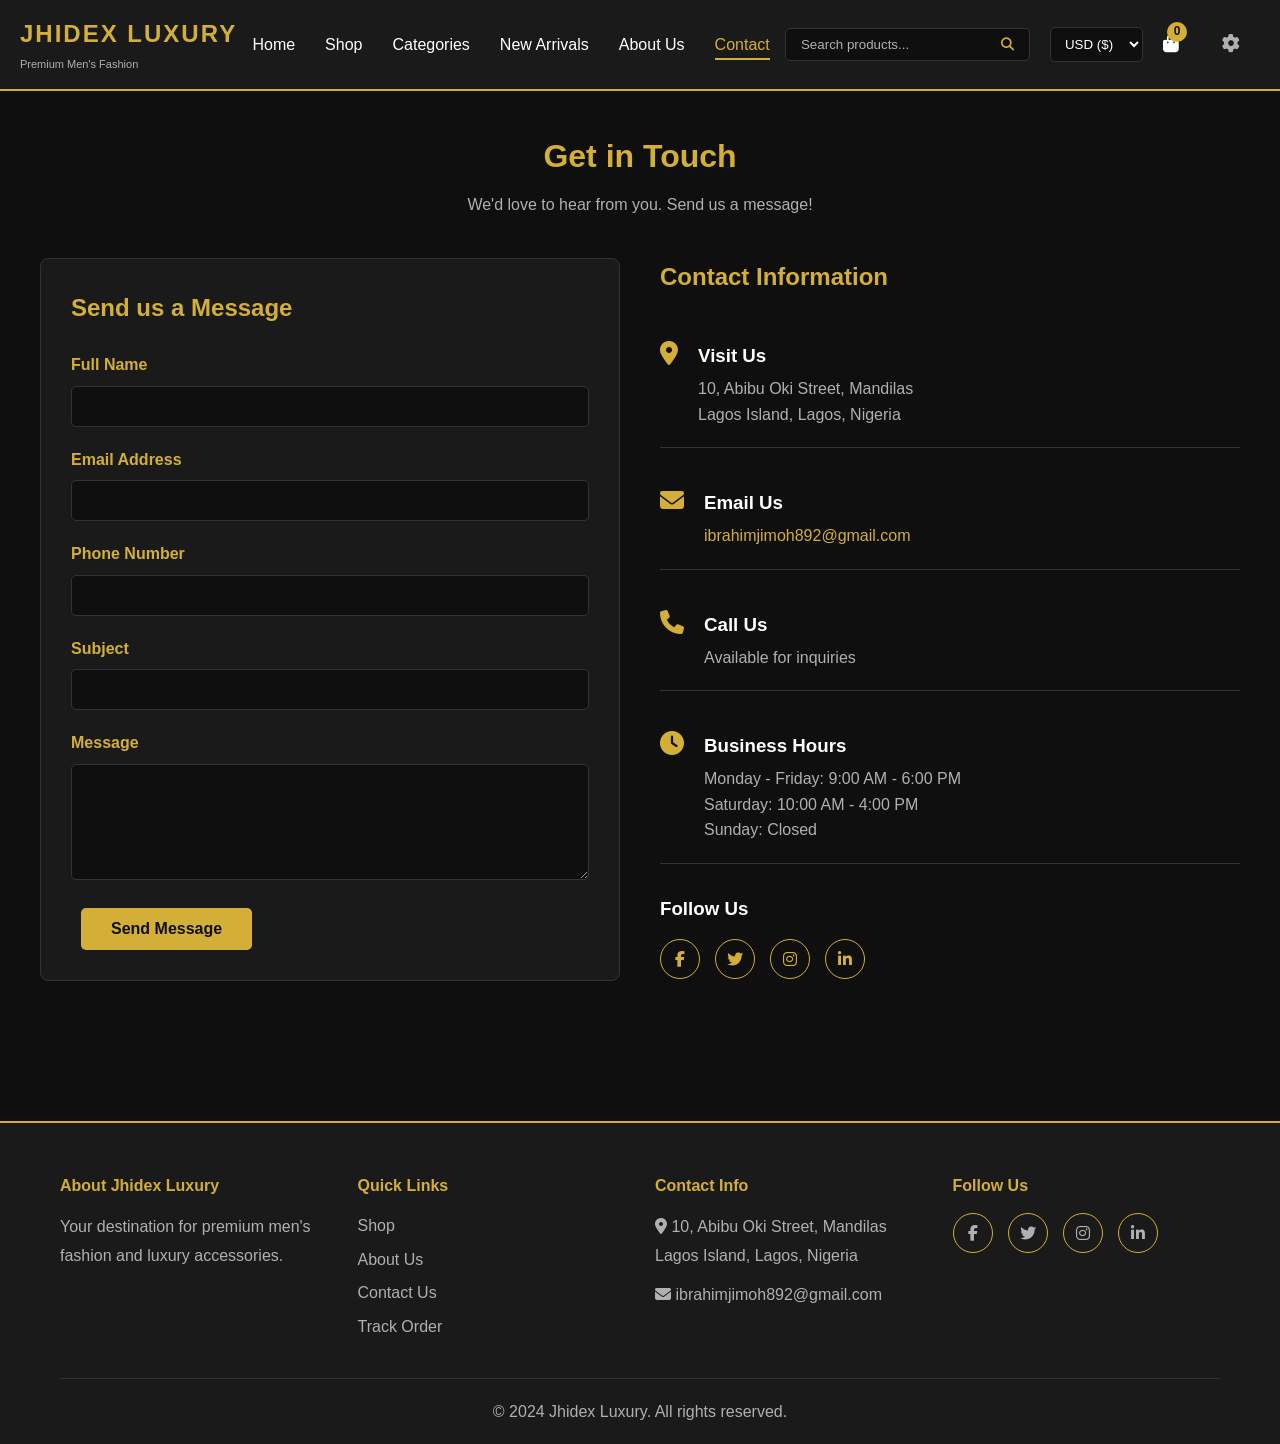
<file: contact.html>
<!DOCTYPE html>
<html lang="en">
<head>
    <meta charset="UTF-8">
    <meta name="viewport" content="width=device-width, initial-scale=1.0">
    <title>Contact Us - Jhidex Luxury</title>
    <link rel="stylesheet" href="css/style.css">
    <link rel="stylesheet" href="css/responsive.css">
    <link rel="stylesheet" href="https://cdnjs.cloudflare.com/ajax/libs/font-awesome/6.4.0/css/all.min.css">
</head>
<body>
    <!-- Navigation Bar -->
    <nav class="navbar">
        <div class="nav-container">
            <div class="nav-logo">
                <h1>JHIDEX LUXURY</h1>
                <p class="tagline">Premium Men's Fashion</p>
            </div>
            
            <div class="nav-menu">
                <ul class="nav-list">
                    <li><a href="index.html" class="nav-link">Home</a></li>
                    <li><a href="shop.html" class="nav-link">Shop</a></li>
                    <li><a href="categories.html" class="nav-link">Categories</a></li>
                    <li><a href="new-arrivals.html" class="nav-link">New Arrivals</a></li>
                    <li><a href="about.html" class="nav-link">About Us</a></li>
                    <li><a href="contact.html" class="nav-link active">Contact</a></li>
                </ul>
            </div>

            <div class="nav-actions">
                <div class="search-container">
                    <input type="text" id="searchInput" class="search-box" placeholder="Search products...">
                    <button class="search-btn"><i class="fas fa-search"></i></button>
                </div>
                <div class="currency-selector">
                    <select id="currency" onchange="changeCurrency()">
                        <option value="USD">USD ($)</option>
                        <option value="EUR">EUR (€)</option>
                        <option value="NGN">NGN (₦)</option>
                        <option value="GBP">GBP (£)</option>
                    </select>
                </div>
                <a href="cart.html" class="cart-link">
                    <i class="fas fa-shopping-bag"></i>
                    <span id="cartCount" class="cart-count">0</span>
                </a>
                <a href="admin.html" class="admin-link" title="Admin Panel">
                    <i class="fas fa-cog"></i>
                </a>
            </div>

            <div class="hamburger" onclick="toggleMenu()">
                <span></span>
                <span></span>
                <span></span>
            </div>
        </div>
    </nav>

    <!-- Contact Us Section -->
    <div class="container contact-container">
        <div class="contact-header">
            <h1>Get in Touch</h1>
            <p>We'd love to hear from you. Send us a message!</p>
        </div>

        <div class="contact-grid">
            <div class="contact-form-section">
                <h2>Send us a Message</h2>
                <form id="contactForm" onsubmit="submitContact(event)">
                    <div class="form-group">
                        <label for="name">Full Name</label>
                        <input type="text" id="name" name="name" required>
                    </div>
                    <div class="form-group">
                        <label for="email">Email Address</label>
                        <input type="email" id="email" name="email" required>
                    </div>
                    <div class="form-group">
                        <label for="phone">Phone Number</label>
                        <input type="tel" id="phone" name="phone">
                    </div>
                    <div class="form-group">
                        <label for="subject">Subject</label>
                        <input type="text" id="subject" name="subject" required>
                    </div>
                    <div class="form-group">
                        <label for="message">Message</label>
                        <textarea id="message" name="message" rows="6" required></textarea>
                    </div>
                    <button type="submit" class="btn btn-primary">Send Message</button>
                </form>
                <div id="formMessage"></div>
            </div>

            <div class="contact-info-section">
                <h2>Contact Information</h2>
                
                <div class="info-card">
                    <i class="fas fa-map-marker-alt"></i>
                    <div>
                        <h3>Visit Us</h3>
                        <p>10, Abibu Oki Street, Mandilas<br>
                        Lagos Island, Lagos, Nigeria</p>
                    </div>
                </div>

                <div class="info-card">
                    <i class="fas fa-envelope"></i>
                    <div>
                        <h3>Email Us</h3>
                        <p><a href="mailto:ibrahimjimoh892@gmail.com">ibrahimjimoh892@gmail.com</a></p>
                    </div>
                </div>

                <div class="info-card">
                    <i class="fas fa-phone"></i>
                    <div>
                        <h3>Call Us</h3>
                        <p>Available for inquiries</p>
                    </div>
                </div>

                <div class="info-card">
                    <i class="fas fa-clock"></i>
                    <div>
                        <h3>Business Hours</h3>
                        <p>Monday - Friday: 9:00 AM - 6:00 PM<br>
                        Saturday: 10:00 AM - 4:00 PM<br>
                        Sunday: Closed</p>
                    </div>
                </div>

                <h3 style="margin-top: 30px; margin-bottom: 15px;">Follow Us</h3>
                <div class="social-links">
                    <a href="#" class="social-link"><i class="fab fa-facebook-f"></i></a>
                    <a href="#" class="social-link"><i class="fab fa-twitter"></i></a>
                    <a href="#" class="social-link"><i class="fab fa-instagram"></i></a>
                    <a href="#" class="social-link"><i class="fab fa-linkedin-in"></i></a>
                </div>
            </div>
        </div>
    </div>

    <!-- Footer -->
    <footer class="footer">
        <div class="container">
            <div class="footer-grid">
                <div class="footer-section">
                    <h4>About Jhidex Luxury</h4>
                    <p>Your destination for premium men's fashion and luxury accessories.</p>
                </div>
                <div class="footer-section">
                    <h4>Quick Links</h4>
                    <ul>
                        <li><a href="shop.html">Shop</a></li>
                        <li><a href="about.html">About Us</a></li>
                        <li><a href="contact.html">Contact Us</a></li>
                        <li><a href="javascript:void(0)" onclick="showTrackingModal()">Track Order</a></li>
                    </ul>
                </div>
                <div class="footer-section">
                    <h4>Contact Info</h4>
                    <p>
                        <i class="fas fa-map-marker-alt"></i>
                        10, Abibu Oki Street, Mandilas<br>
                        Lagos Island, Lagos, Nigeria
                    </p>
                    <p>
                        <i class="fas fa-envelope"></i>
                        <a href="mailto:ibrahimjimoh892@gmail.com">ibrahimjimoh892@gmail.com</a>
                    </p>
                </div>
                <div class="footer-section">
                    <h4>Follow Us</h4>
                    <div class="social-links">
                        <a href="#" class="social-link"><i class="fab fa-facebook-f"></i></a>
                        <a href="#" class="social-link"><i class="fab fa-twitter"></i></a>
                        <a href="#" class="social-link"><i class="fab fa-instagram"></i></a>
                        <a href="#" class="social-link"><i class="fab fa-linkedin-in"></i></a>
                    </div>
                </div>
            </div>
            <div class="footer-bottom">
                <p>&copy; 2024 Jhidex Luxury. All rights reserved.</p>
            </div>
        </div>
    </footer>

    <script src="js/app.js"></script>
    <script src="js/contact.js"></script>
</body>
</html>
</file>
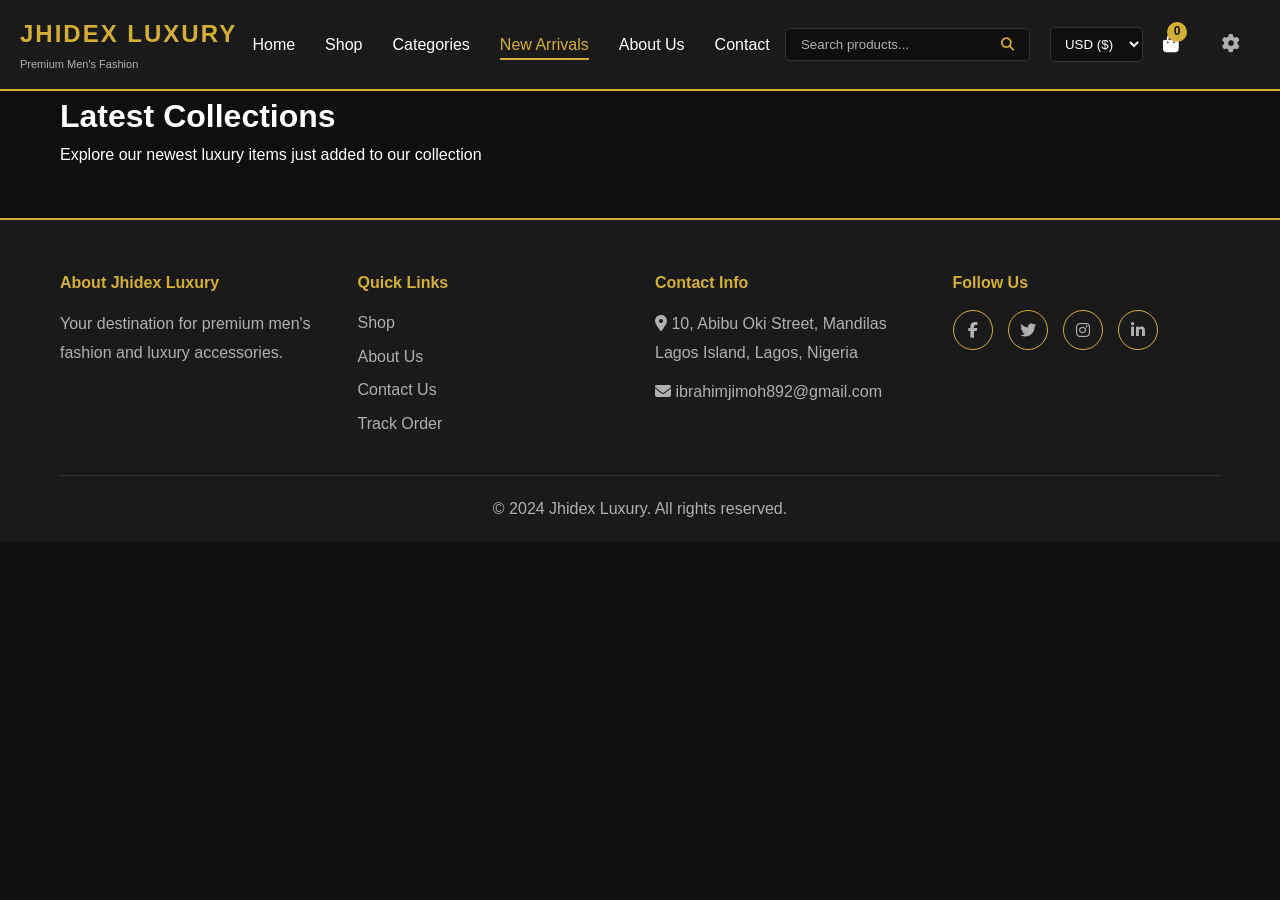
<file: new-arrivals.html>
<!DOCTYPE html>
<html lang="en">
<head>
    <meta charset="UTF-8">
    <meta name="viewport" content="width=device-width, initial-scale=1.0">
    <title>New Arrivals - Jhidex Luxury</title>
    <link rel="stylesheet" href="css/style.css">
    <link rel="stylesheet" href="css/responsive.css">
    <link rel="stylesheet" href="https://cdnjs.cloudflare.com/ajax/libs/font-awesome/6.4.0/css/all.min.css">
</head>
<body>
    <!-- Navigation Bar -->
    <nav class="navbar">
        <div class="nav-container">
            <div class="nav-logo">
                <h1>JHIDEX LUXURY</h1>
                <p class="tagline">Premium Men's Fashion</p>
            </div>
            
            <div class="nav-menu">
                <ul class="nav-list">
                    <li><a href="index.html" class="nav-link">Home</a></li>
                    <li><a href="shop.html" class="nav-link">Shop</a></li>
                    <li><a href="categories.html" class="nav-link">Categories</a></li>
                    <li><a href="new-arrivals.html" class="nav-link active">New Arrivals</a></li>
                    <li><a href="about.html" class="nav-link">About Us</a></li>
                    <li><a href="contact.html" class="nav-link">Contact</a></li>
                </ul>
            </div>

            <div class="nav-actions">
                <div class="search-container">
                    <input type="text" id="searchInput" class="search-box" placeholder="Search products...">
                    <button class="search-btn"><i class="fas fa-search"></i></button>
                </div>
                <div class="currency-selector">
                    <select id="currency" onchange="changeCurrency()">
                        <option value="USD">USD ($)</option>
                        <option value="EUR">EUR (€)</option>
                        <option value="NGN">NGN (₦)</option>
                        <option value="GBP">GBP (£)</option>
                    </select>
                </div>
                <a href="cart.html" class="cart-link">
                    <i class="fas fa-shopping-bag"></i>
                    <span id="cartCount" class="cart-count">0</span>
                </a>
                <a href="admin.html" class="admin-link" title="Admin Panel">
                    <i class="fas fa-cog"></i>
                </a>
            </div>

            <div class="hamburger" onclick="toggleMenu()">
                <span></span>
                <span></span>
                <span></span>
            </div>
        </div>
    </nav>

    <!-- New Arrivals Section -->
    <div class="container">
        <div class="section-header">
            <h1>Latest Collections</h1>
            <p>Explore our newest luxury items just added to our collection</p>
        </div>
        
        <div id="newArrivalsGrid" class="products-grid">
            <!-- New arrivals loaded here -->
        </div>
    </div>

    <!-- Footer -->
    <footer class="footer">
        <div class="container">
            <div class="footer-grid">
                <div class="footer-section">
                    <h4>About Jhidex Luxury</h4>
                    <p>Your destination for premium men's fashion and luxury accessories.</p>
                </div>
                <div class="footer-section">
                    <h4>Quick Links</h4>
                    <ul>
                        <li><a href="shop.html">Shop</a></li>
                        <li><a href="about.html">About Us</a></li>
                        <li><a href="contact.html">Contact Us</a></li>
                        <li><a href="javascript:void(0)" onclick="showTrackingModal()">Track Order</a></li>
                    </ul>
                </div>
                <div class="footer-section">
                    <h4>Contact Info</h4>
                    <p>
                        <i class="fas fa-map-marker-alt"></i>
                        10, Abibu Oki Street, Mandilas<br>
                        Lagos Island, Lagos, Nigeria
                    </p>
                    <p>
                        <i class="fas fa-envelope"></i>
                        <a href="mailto:ibrahimjimoh892@gmail.com">ibrahimjimoh892@gmail.com</a>
                    </p>
                </div>
                <div class="footer-section">
                    <h4>Follow Us</h4>
                    <div class="social-links">
                        <a href="#" class="social-link"><i class="fab fa-facebook-f"></i></a>
                        <a href="#" class="social-link"><i class="fab fa-twitter"></i></a>
                        <a href="#" class="social-link"><i class="fab fa-instagram"></i></a>
                        <a href="#" class="social-link"><i class="fab fa-linkedin-in"></i></a>
                    </div>
                </div>
            </div>
            <div class="footer-bottom">
                <p>&copy; 2024 Jhidex Luxury. All rights reserved.</p>
            </div>
        </div>
    </footer>

    <!-- Product Modal -->
    <div id="productModal" class="modal">
        <div class="modal-content large">
            <span class="close" onclick="closeProductModal()">&times;</span>
            <div id="productDetails"></div>
        </div>
    </div>

    <script src="js/app.js"></script>
    <script src="js/products.js"></script>
    <script src="js/new-arrivals.js"></script>
</body>
</html>
</file>
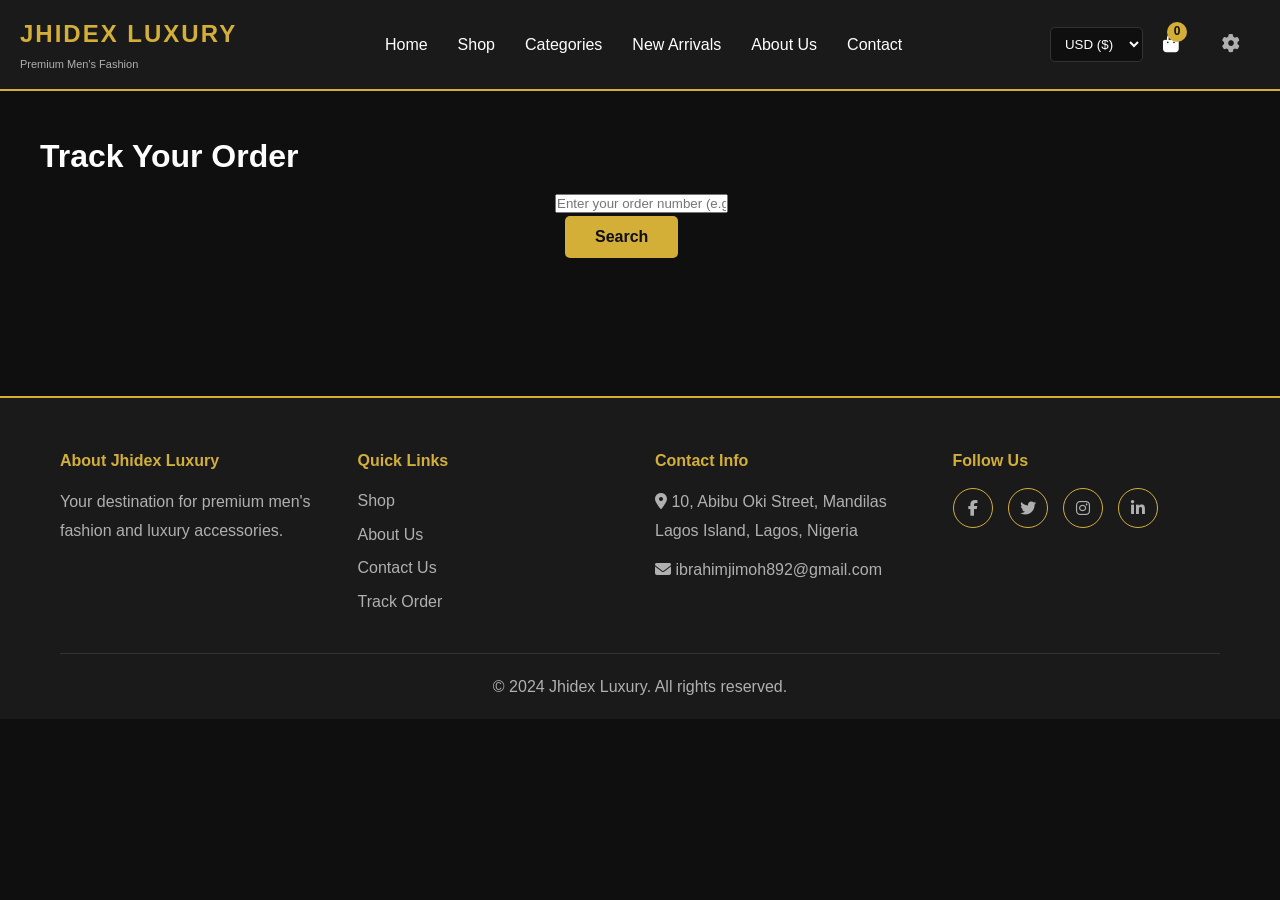
<file: order-tracking.html>
<!DOCTYPE html>
<html lang="en">
<head>
    <meta charset="UTF-8">
    <meta name="viewport" content="width=device-width, initial-scale=1.0">
    <title>Order Tracking - Jhidex Luxury</title>
    <link rel="stylesheet" href="css/style.css">
    <link rel="stylesheet" href="css/responsive.css">
    <link rel="stylesheet" href="https://cdnjs.cloudflare.com/ajax/libs/font-awesome/6.4.0/css/all.min.css">
</head>
<body>
    <!-- Navigation Bar -->
    <nav class="navbar">
        <div class="nav-container">
            <div class="nav-logo">
                <h1>JHIDEX LUXURY</h1>
                <p class="tagline">Premium Men's Fashion</p>
            </div>
            
            <div class="nav-menu">
                <ul class="nav-list">
                    <li><a href="index.html" class="nav-link">Home</a></li>
                    <li><a href="shop.html" class="nav-link">Shop</a></li>
                    <li><a href="categories.html" class="nav-link">Categories</a></li>
                    <li><a href="new-arrivals.html" class="nav-link">New Arrivals</a></li>
                    <li><a href="about.html" class="nav-link">About Us</a></li>
                    <li><a href="contact.html" class="nav-link">Contact</a></li>
                </ul>
            </div>

            <div class="nav-actions">
                <div class="currency-selector">
                    <select id="currency" onchange="changeCurrency()">
                        <option value="USD">USD ($)</option>
                        <option value="EUR">EUR (€)</option>
                        <option value="NGN">NGN (₦)</option>
                        <option value="GBP">GBP (£)</option>
                    </select>
                </div>
                <a href="cart.html" class="cart-link">
                    <i class="fas fa-shopping-bag"></i>
                    <span id="cartCount" class="cart-count">0</span>
                </a>
                <a href="admin.html" class="admin-link" title="Admin Panel">
                    <i class="fas fa-cog"></i>
                </a>
            </div>

            <div class="hamburger" onclick="toggleMenu()">
                <span></span>
                <span></span>
                <span></span>
            </div>
        </div>
    </nav>

    <!-- Order Tracking Section -->
    <div class="container tracking-container">
        <h1>Track Your Order</h1>
        
        <div class="tracking-search">
            <div class="search-box">
                <input type="text" id="trackingNumber" placeholder="Enter your order number (e.g., ORD-2024001)">
                <button onclick="searchOrder()" class="btn btn-primary">Search</button>
            </div>
        </div>

        <div id="trackingResults"></div>
    </div>

    <!-- Footer -->
    <footer class="footer">
        <div class="container">
            <div class="footer-grid">
                <div class="footer-section">
                    <h4>About Jhidex Luxury</h4>
                    <p>Your destination for premium men's fashion and luxury accessories.</p>
                </div>
                <div class="footer-section">
                    <h4>Quick Links</h4>
                    <ul>
                        <li><a href="shop.html">Shop</a></li>
                        <li><a href="about.html">About Us</a></li>
                        <li><a href="contact.html">Contact Us</a></li>
                        <li><a href="order-tracking.html">Track Order</a></li>
                    </ul>
                </div>
                <div class="footer-section">
                    <h4>Contact Info</h4>
                    <p>
                        <i class="fas fa-map-marker-alt"></i>
                        10, Abibu Oki Street, Mandilas<br>
                        Lagos Island, Lagos, Nigeria
                    </p>
                    <p>
                        <i class="fas fa-envelope"></i>
                        <a href="mailto:ibrahimjimoh892@gmail.com">ibrahimjimoh892@gmail.com</a>
                    </p>
                </div>
                <div class="footer-section">
                    <h4>Follow Us</h4>
                    <div class="social-links">
                        <a href="#" class="social-link"><i class="fab fa-facebook-f"></i></a>
                        <a href="#" class="social-link"><i class="fab fa-twitter"></i></a>
                        <a href="#" class="social-link"><i class="fab fa-instagram"></i></a>
                        <a href="#" class="social-link"><i class="fab fa-linkedin-in"></i></a>
                    </div>
                </div>
            </div>
            <div class="footer-bottom">
                <p>&copy; 2024 Jhidex Luxury. All rights reserved.</p>
            </div>
        </div>
    </footer>

    <script src="js/app.js"></script>
    <script src="js/tracking.js"></script>
</body>
</html>
</file>
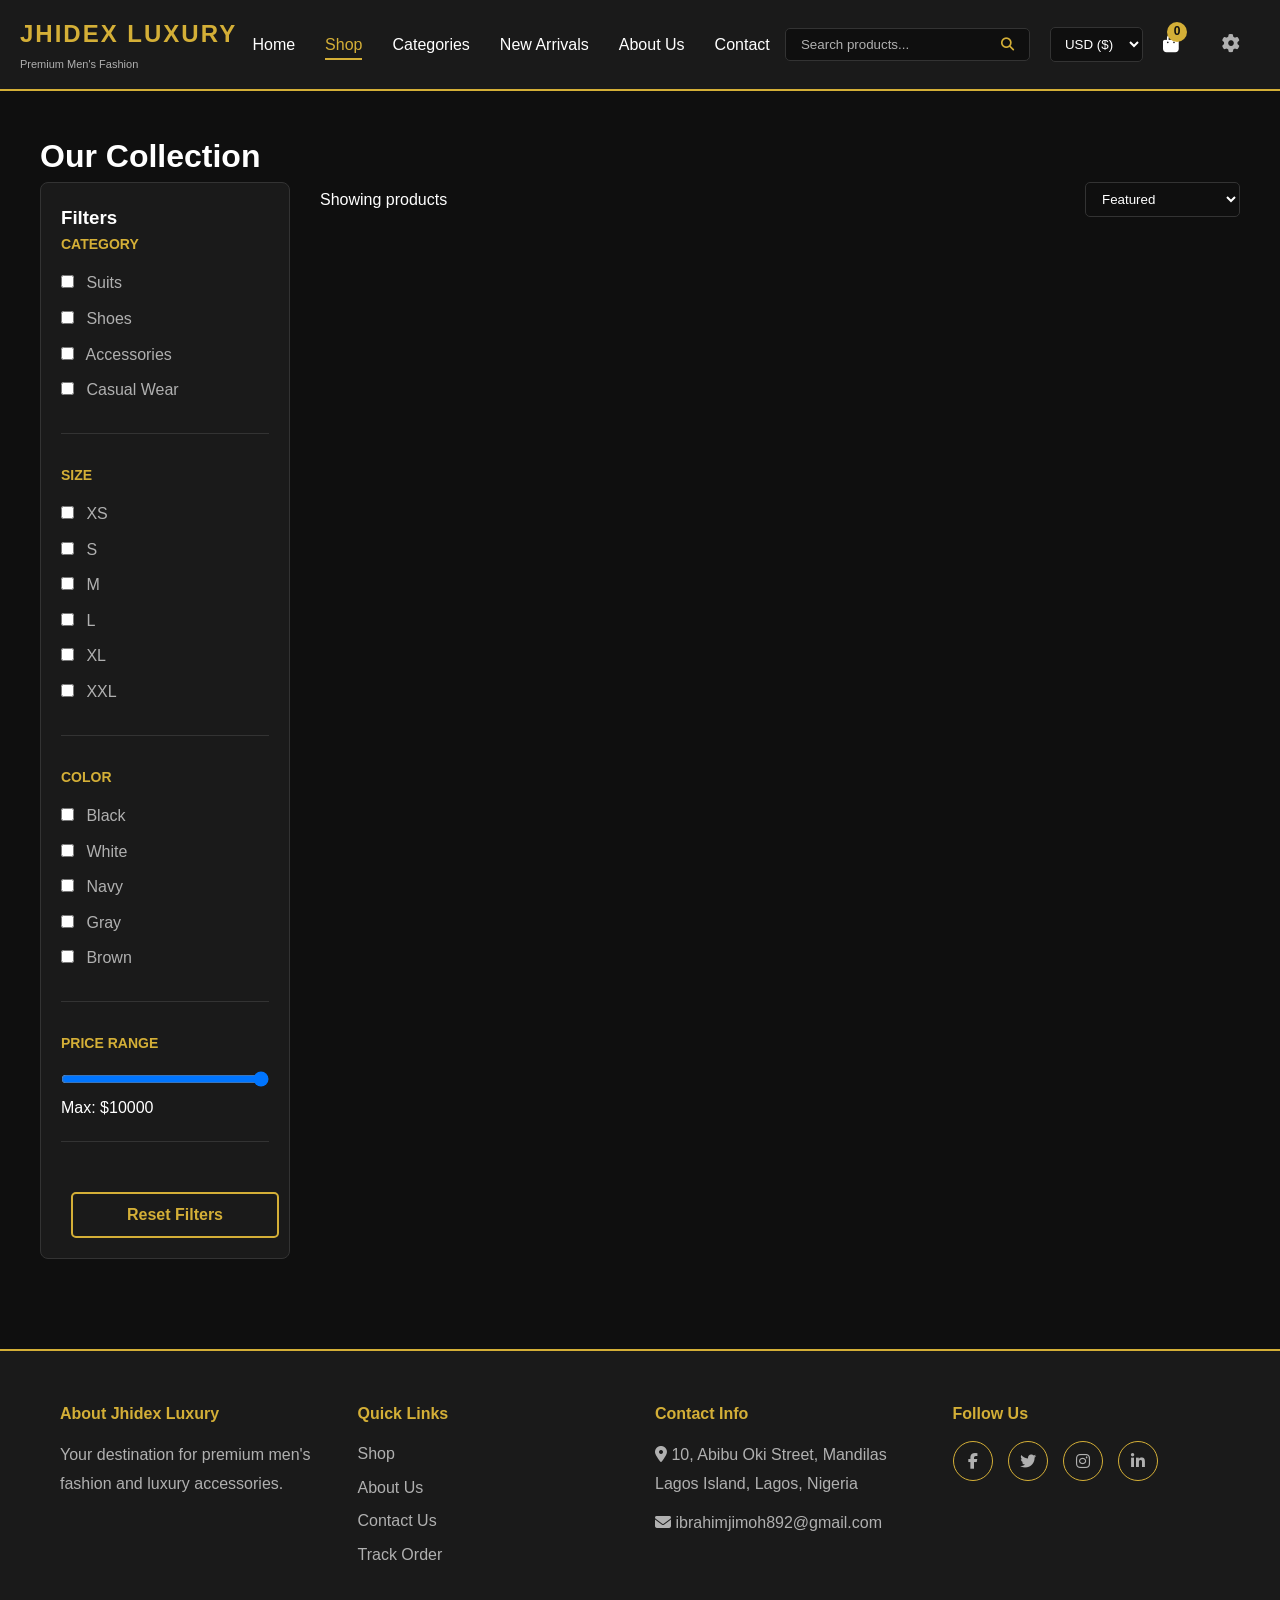
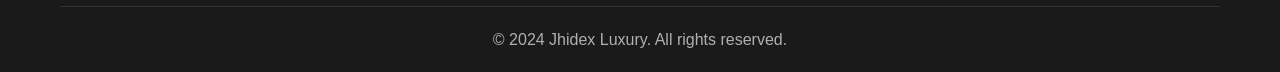
<file: shop.html>
<!DOCTYPE html>
<html lang="en">
<head>
    <meta charset="UTF-8">
    <meta name="viewport" content="width=device-width, initial-scale=1.0">
    <title>Shop - Jhidex Luxury</title>
    <link rel="stylesheet" href="css/style.css">
    <link rel="stylesheet" href="css/responsive.css">
    <link rel="stylesheet" href="https://cdnjs.cloudflare.com/ajax/libs/font-awesome/6.4.0/css/all.min.css">
</head>
<body>
    <!-- Navigation Bar -->
    <nav class="navbar">
        <div class="nav-container">
            <div class="nav-logo">
                <h1>JHIDEX LUXURY</h1>
                <p class="tagline">Premium Men's Fashion</p>
            </div>
            
            <div class="nav-menu">
                <ul class="nav-list">
                    <li><a href="index.html" class="nav-link">Home</a></li>
                    <li><a href="shop.html" class="nav-link active">Shop</a></li>
                    <li><a href="categories.html" class="nav-link">Categories</a></li>
                    <li><a href="new-arrivals.html" class="nav-link">New Arrivals</a></li>
                    <li><a href="about.html" class="nav-link">About Us</a></li>
                    <li><a href="contact.html" class="nav-link">Contact</a></li>
                </ul>
            </div>

            <div class="nav-actions">
                <div class="search-container">
                    <input type="text" id="searchInput" class="search-box" placeholder="Search products...">
                    <button class="search-btn"><i class="fas fa-search"></i></button>
                </div>
                <div class="currency-selector">
                    <select id="currency" onchange="changeCurrency()">
                        <option value="USD">USD ($)</option>
                        <option value="EUR">EUR (€)</option>
                        <option value="NGN">NGN (₦)</option>
                        <option value="GBP">GBP (£)</option>
                    </select>
                </div>
                <a href="cart.html" class="cart-link">
                    <i class="fas fa-shopping-bag"></i>
                    <span id="cartCount" class="cart-count">0</span>
                </a>
                <a href="admin.html" class="admin-link" title="Admin Panel">
                    <i class="fas fa-cog"></i>
                </a>
            </div>

            <div class="hamburger" onclick="toggleMenu()">
                <span></span>
                <span></span>
                <span></span>
            </div>
        </div>
    </nav>

    <!-- Shop Page Content -->
    <div class="container shop-container">
        <h1>Our Collection</h1>
        
        <div class="shop-layout">
            <!-- Filters Sidebar -->
            <aside class="filters-sidebar">
                <h3>Filters</h3>
                
                <div class="filter-group">
                    <h4>Category</h4>
                    <label><input type="checkbox" value="suits" onchange="filterProducts()"> Suits</label>
                    <label><input type="checkbox" value="shoes" onchange="filterProducts()"> Shoes</label>
                    <label><input type="checkbox" value="accessories" onchange="filterProducts()"> Accessories</label>
                    <label><input type="checkbox" value="casual" onchange="filterProducts()"> Casual Wear</label>
                </div>

                <div class="filter-group">
                    <h4>Size</h4>
                    <label><input type="checkbox" value="XS" onchange="filterProducts()"> XS</label>
                    <label><input type="checkbox" value="S" onchange="filterProducts()"> S</label>
                    <label><input type="checkbox" value="M" onchange="filterProducts()"> M</label>
                    <label><input type="checkbox" value="L" onchange="filterProducts()"> L</label>
                    <label><input type="checkbox" value="XL" onchange="filterProducts()"> XL</label>
                    <label><input type="checkbox" value="XXL" onchange="filterProducts()"> XXL</label>
                </div>

                <div class="filter-group">
                    <h4>Color</h4>
                    <label><input type="checkbox" value="black" onchange="filterProducts()"> Black</label>
                    <label><input type="checkbox" value="white" onchange="filterProducts()"> White</label>
                    <label><input type="checkbox" value="navy" onchange="filterProducts()"> Navy</label>
                    <label><input type="checkbox" value="gray" onchange="filterProducts()"> Gray</label>
                    <label><input type="checkbox" value="brown" onchange="filterProducts()"> Brown</label>
                </div>

                <div class="filter-group">
                    <h4>Price Range</h4>
                    <input type="range" id="priceRange" min="0" max="10000" value="10000" onchange="filterProducts()">
                    <p>Max: $<span id="priceValue">10000</span></p>
                </div>

                <button onclick="resetFilters()" class="btn btn-secondary" style="width: 100%; margin-top: 20px;">Reset Filters</button>
            </aside>

            <!-- Products Grid -->
            <main class="products-section">
                <div class="products-header">
                    <p id="productCount">Showing products</p>
                    <select id="sortBy" onchange="sortProducts()">
                        <option value="featured">Featured</option>
                        <option value="newest">Newest</option>
                        <option value="price-low">Price: Low to High</option>
                        <option value="price-high">Price: High to Low</option>
                        <option value="popular">Most Popular</option>
                    </select>
                </div>
                <div id="productsGrid" class="products-grid">
                    <!-- Products loaded here -->
                </div>
            </main>
        </div>
    </div>

    <!-- Footer -->
    <footer class="footer">
        <div class="container">
            <div class="footer-grid">
                <div class="footer-section">
                    <h4>About Jhidex Luxury</h4>
                    <p>Your destination for premium men's fashion and luxury accessories.</p>
                </div>
                <div class="footer-section">
                    <h4>Quick Links</h4>
                    <ul>
                        <li><a href="shop.html">Shop</a></li>
                        <li><a href="about.html">About Us</a></li>
                        <li><a href="contact.html">Contact Us</a></li>
                        <li><a href="javascript:void(0)" onclick="showTrackingModal()">Track Order</a></li>
                    </ul>
                </div>
                <div class="footer-section">
                    <h4>Contact Info</h4>
                    <p>
                        <i class="fas fa-map-marker-alt"></i>
                        10, Abibu Oki Street, Mandilas<br>
                        Lagos Island, Lagos, Nigeria
                    </p>
                    <p>
                        <i class="fas fa-envelope"></i>
                        <a href="mailto:ibrahimjimoh892@gmail.com">ibrahimjimoh892@gmail.com</a>
                    </p>
                </div>
                <div class="footer-section">
                    <h4>Follow Us</h4>
                    <div class="social-links">
                        <a href="#" class="social-link"><i class="fab fa-facebook-f"></i></a>
                        <a href="#" class="social-link"><i class="fab fa-twitter"></i></a>
                        <a href="#" class="social-link"><i class="fab fa-instagram"></i></a>
                        <a href="#" class="social-link"><i class="fab fa-linkedin-in"></i></a>
                    </div>
                </div>
            </div>
            <div class="footer-bottom">
                <p>&copy; 2024 Jhidex Luxury. All rights reserved.</p>
            </div>
        </div>
    </footer>

    <!-- Product Modal -->
    <div id="productModal" class="modal">
        <div class="modal-content large">
            <span class="close" onclick="closeProductModal()">&times;</span>
            <div id="productDetails"></div>
        </div>
    </div>

    <script src="js/app.js"></script>
    <script src="js/products.js"></script>
    <script src="js/shop.js"></script>
</body>
</html>
</file>
<file: css/style.css>
:root {
    --primary-color: #d4af37;
    --dark-bg: #0f0f0f;
    --secondary-bg: #1a1a1a;
    --text-color: #ffffff;
    --text-light: #b0b0b0;
    --border-color: #333;
    --success-color: #27ae60;
    --warning-color: #f39c12;
    --error-color: #e74c3c;
}

* {
    margin: 0;
    padding: 0;
    box-sizing: border-box;
}

body {
    font-family: 'Segoe UI', Tahoma, Geneva, Verdana, sans-serif;
    background-color: var(--dark-bg);
    color: var(--text-color);
    line-height: 1.6;
}

.container {
    max-width: 1200px;
    margin: 0 auto;
    padding: 0 20px;
}

/* Navigation Bar */
.navbar {
    background-color: var(--secondary-bg);
    border-bottom: 2px solid var(--primary-color);
    padding: 15px 0;
    position: sticky;
    top: 0;
    z-index: 1000;
}

.nav-container {
    max-width: 1400px;
    margin: 0 auto;
    padding: 0 20px;
    display: flex;
    justify-content: space-between;
    align-items: center;
}

.nav-logo h1 {
    font-size: 24px;
    color: var(--primary-color);
    letter-spacing: 2px;
}

.nav-logo .tagline {
    font-size: 11px;
    color: var(--text-light);
    margin: 2px 0 0 0;
}

.nav-menu {
    display: flex;
    gap: 40px;
}

.nav-list {
    display: flex;
    list-style: none;
    gap: 30px;
}

.nav-link {
    color: var(--text-color);
    text-decoration: none;
    font-weight: 500;
    transition: color 0.3s;
    border-bottom: 2px solid transparent;
    padding-bottom: 5px;
}

.nav-link:hover,
.nav-link.active {
    color: var(--primary-color);
    border-bottom-color: var(--primary-color);
}

.nav-actions {
    display: flex;
    align-items: center;
    gap: 20px;
}

.search-container {
    display: flex;
    background-color: var(--dark-bg);
    border: 1px solid var(--border-color);
    border-radius: 5px;
    overflow: hidden;
}

.search-box {
    background: transparent;
    border: none;
    color: var(--text-color);
    padding: 8px 15px;
    width: 200px;
}

.search-box::placeholder {
    color: var(--text-light);
}

.search-btn {
    background: transparent;
    border: none;
    color: var(--primary-color);
    cursor: pointer;
    padding: 8px 15px;
}

.currency-selector select {
    background-color: var(--dark-bg);
    color: var(--text-color);
    border: 1px solid var(--border-color);
    padding: 8px 10px;
    border-radius: 5px;
    cursor: pointer;
}

.cart-link {
    color: var(--text-color);
    text-decoration: none;
    position: relative;
    font-size: 18px;
}

.cart-count {
    position: absolute;
    top: -8px;
    right: -8px;
    background-color: var(--primary-color);
    color: var(--dark-bg);
    border-radius: 50%;
    width: 20px;
    height: 20px;
    display: flex;
    align-items: center;
    justify-content: center;
    font-size: 12px;
    font-weight: bold;
}

.admin-link {
    color: var(--text-color);
    text-decoration: none;
    font-size: 18px;
    transition: color 0.3s;
}

.admin-link:hover {
    color: var(--primary-color);
}

.hamburger {
    display: none;
    flex-direction: column;
    cursor: pointer;
}

.hamburger span {
    width: 25px;
    height: 3px;
    background-color: var(--primary-color);
    margin: 4px 0;
    transition: 0.3s;
}

/* Hero Section */
.hero {
    background: linear-gradient(135deg, var(--secondary-bg) 0%, rgba(212, 175, 55, 0.1) 100%);
    padding: 100px 20px;
    text-align: center;
    border-bottom: 1px solid var(--border-color);
}

.hero-content h2 {
    font-size: 48px;
    margin-bottom: 20px;
    color: var(--primary-color);
}

.hero-content p {
    font-size: 18px;
    color: var(--text-light);
    margin-bottom: 30px;
}

.btn {
    padding: 12px 30px;
    border: none;
    border-radius: 5px;
    font-size: 16px;
    cursor: pointer;
    text-decoration: none;
    display: inline-block;
    transition: all 0.3s;
    font-weight: 600;
    margin: 0 10px;
}

.btn-primary {
    background-color: var(--primary-color);
    color: var(--dark-bg);
}

.btn-primary:hover {
    background-color: #c9a227;
    transform: translateY(-2px);
}

.btn-secondary {
    background-color: transparent;
    color: var(--primary-color);
    border: 2px solid var(--primary-color);
}

.btn-secondary:hover {
    background-color: var(--primary-color);
    color: var(--dark-bg);
}

/* Section Titles */
.section-title {
    font-size: 36px;
    text-align: center;
    margin: 50px 0 40px;
    color: var(--primary-color);
    position: relative;
    padding-bottom: 20px;
}

.section-title::after {
    content: '';
    position: absolute;
    bottom: 0;
    left: 50%;
    transform: translateX(-50%);
    width: 50px;
    height: 2px;
    background-color: var(--primary-color);
}

/* Products Grid */
.products-grid {
    display: grid;
    grid-template-columns: repeat(auto-fill, minmax(250px, 1fr));
    gap: 30px;
    margin-bottom: 50px;
}

.product-card {
    background-color: var(--secondary-bg);
    border: 1px solid var(--border-color);
    border-radius: 8px;
    overflow: hidden;
    transition: all 0.3s;
    cursor: pointer;
}

.product-card:hover {
    border-color: var(--primary-color);
    transform: translateY(-10px);
    box-shadow: 0 10px 30px rgba(212, 175, 55, 0.2);
}

.product-image {
    width: 100%;
    height: 300px;
    background: linear-gradient(135deg, #2a2a2a 0%, #1f1f1f 100%);
    display: flex;
    align-items: center;
    justify-content: center;
    overflow: hidden;
    position: relative;
}

.product-image img {
    width: 100%;
    height: 100%;
    object-fit: cover;
}

.product-badge {
    position: absolute;
    top: 10px;
    right: 10px;
    background-color: var(--primary-color);
    color: var(--dark-bg);
    padding: 5px 15px;
    border-radius: 20px;
    font-size: 12px;
    font-weight: bold;
}

.product-info {
    padding: 20px;
}

.product-name {
    font-size: 18px;
    font-weight: 600;
    margin-bottom: 8px;
    color: var(--text-color);
}

.product-category {
    font-size: 12px;
    color: var(--text-light);
    text-transform: uppercase;
    margin-bottom: 10px;
}

.product-price {
    font-size: 20px;
    color: var(--primary-color);
    font-weight: bold;
    margin-bottom: 15px;
}

.product-rating {
    color: var(--primary-color);
    font-size: 14px;
    margin-bottom: 10px;
}

.product-actions {
    display: flex;
    gap: 10px;
}

.product-actions button {
    flex: 1;
    padding: 10px;
    border: 1px solid var(--primary-color);
    background-color: transparent;
    color: var(--primary-color);
    border-radius: 5px;
    cursor: pointer;
    transition: all 0.3s;
}

.product-actions button:hover {
    background-color: var(--primary-color);
    color: var(--dark-bg);
}

/* Categories */
.categories-grid {
    display: grid;
    grid-template-columns: repeat(auto-fit, minmax(200px, 1fr));
    gap: 20px;
    margin-bottom: 50px;
}

.category-card {
    background-color: var(--secondary-bg);
    border: 1px solid var(--border-color);
    border-radius: 8px;
    overflow: hidden;
    transition: all 0.3s;
    cursor: pointer;
    text-align: center;
}

.category-card:hover {
    border-color: var(--primary-color);
    transform: translateY(-5px);
}

.category-image {
    width: 100%;
    height: 200px;
    display: flex;
    align-items: center;
    justify-content: center;
}

.category-card h3 {
    padding: 15px 10px 5px;
    color: var(--primary-color);
}

.category-card a {
    display: block;
    padding: 10px 15px;
    color: var(--text-light);
    text-decoration: none;
    transition: color 0.3s;
}

.category-card a:hover {
    color: var(--primary-color);
}

/* Features Grid */
.features-grid {
    display: grid;
    grid-template-columns: repeat(auto-fit, minmax(200px, 1fr));
    gap: 30px;
    margin-bottom: 50px;
}

.feature-card {
    text-align: center;
    padding: 30px 20px;
}

.feature-card i {
    font-size: 40px;
    color: var(--primary-color);
    margin-bottom: 15px;
}

.feature-card h3 {
    font-size: 18px;
    margin-bottom: 10px;
}

.feature-card p {
    color: var(--text-light);
}

/* Footer */
.footer {
    background-color: var(--secondary-bg);
    border-top: 2px solid var(--primary-color);
    padding: 50px 0 20px;
    margin-top: 50px;
}

.footer-grid {
    display: grid;
    grid-template-columns: repeat(auto-fit, minmax(250px, 1fr));
    gap: 30px;
    margin-bottom: 30px;
}

.footer-section h4 {
    color: var(--primary-color);
    margin-bottom: 15px;
}

.footer-section p {
    color: var(--text-light);
    margin-bottom: 10px;
    line-height: 1.8;
}

.footer-section ul {
    list-style: none;
}

.footer-section ul li {
    margin-bottom: 8px;
}

.footer-section a {
    color: var(--text-light);
    text-decoration: none;
    transition: color 0.3s;
}

.footer-section a:hover {
    color: var(--primary-color);
}

.social-links {
    display: flex;
    gap: 15px;
}

.social-link {
    width: 40px;
    height: 40px;
    border: 1px solid var(--primary-color);
    border-radius: 50%;
    display: flex;
    align-items: center;
    justify-content: center;
    color: var(--primary-color);
    text-decoration: none;
    transition: all 0.3s;
}

.social-link:hover {
    background-color: var(--primary-color);
    color: var(--dark-bg);
}

.footer-bottom {
    text-align: center;
    padding-top: 20px;
    border-top: 1px solid var(--border-color);
    color: var(--text-light);
}

/* Modal */
.modal {
    display: none;
    position: fixed;
    z-index: 2000;
    left: 0;
    top: 0;
    width: 100%;
    height: 100%;
    background-color: rgba(0, 0, 0, 0.8);
}

.modal-content {
    background-color: var(--secondary-bg);
    margin: 5% auto;
    padding: 30px;
    border: 1px solid var(--border-color);
    border-radius: 8px;
    width: 90%;
    max-width: 500px;
    position: relative;
}

.modal-content.large {
    max-width: 800px;
}

.close {
    color: var(--text-color);
    position: absolute;
    right: 20px;
    top: 15px;
    font-size: 28px;
    font-weight: bold;
    cursor: pointer;
    transition: color 0.3s;
}

.close:hover {
    color: var(--primary-color);
}

/* Forms */
.form-group {
    margin-bottom: 20px;
}

.form-row {
    display: grid;
    grid-template-columns: 1fr 1fr;
    gap: 20px;
}

.form-group label {
    display: block;
    margin-bottom: 8px;
    color: var(--primary-color);
    font-weight: 600;
}

.form-group input,
.form-group textarea,
.form-group select {
    width: 100%;
    padding: 12px;
    background-color: var(--dark-bg);
    border: 1px solid var(--border-color);
    border-radius: 5px;
    color: var(--text-color);
    font-family: inherit;
}

.form-group input::placeholder,
.form-group textarea::placeholder {
    color: var(--text-light);
}

.form-group input:focus,
.form-group textarea:focus,
.form-group select:focus {
    outline: none;
    border-color: var(--primary-color);
    box-shadow: 0 0 5px rgba(212, 175, 55, 0.3);
}

/* Shop Page */
.shop-container {
    padding: 40px 0;
}

.shop-layout {
    display: grid;
    grid-template-columns: 250px 1fr;
    gap: 30px;
}

.filters-sidebar {
    background-color: var(--secondary-bg);
    padding: 20px;
    border-radius: 8px;
    border: 1px solid var(--border-color);
    height: fit-content;
}

.filter-group {
    margin-bottom: 30px;
    padding-bottom: 20px;
    border-bottom: 1px solid var(--border-color);
}

.filter-group h4 {
    color: var(--primary-color);
    margin-bottom: 15px;
    font-size: 14px;
    text-transform: uppercase;
}

.filter-group label {
    display: block;
    margin-bottom: 10px;
    color: var(--text-light);
    cursor: pointer;
}

.filter-group input[type="checkbox"],
.filter-group input[type="radio"] {
    margin-right: 8px;
    cursor: pointer;
}

.filter-group input[type="range"] {
    width: 100%;
}

.products-section {
    display: flex;
    flex-direction: column;
}

.products-header {
    display: flex;
    justify-content: space-between;
    align-items: center;
    margin-bottom: 30px;
}

.products-header select {
    background-color: var(--dark-bg);
    color: var(--text-color);
    border: 1px solid var(--border-color);
    padding: 8px 12px;
    border-radius: 5px;
    cursor: pointer;
}

/* Cart Page */
.cart-container {
    padding: 40px 0;
}

.cart-layout {
    display: grid;
    grid-template-columns: 1fr 350px;
    gap: 30px;
    margin-bottom: 50px;
}

.cart-items-section {
    display: flex;
    flex-direction: column;
}

.cart-item {
    background-color: var(--secondary-bg);
    border: 1px solid var(--border-color);
    border-radius: 8px;
    padding: 20px;
    margin-bottom: 20px;
    display: flex;
    gap: 20px;
    align-items: start;
    transition: all 0.3s;
    animation: slideIn 0.3s ease;
}

@keyframes slideIn {
    from {
        opacity: 0;
        transform: translateY(-10px);
    }
    to {
        opacity: 1;
        transform: translateY(0);
    }
}

.cart-item:hover {
    border-color: var(--primary-color);
    box-shadow: 0 5px 15px rgba(212, 175, 55, 0.2);
}

.cart-item.completed {
    background: #f5f5f5;
}

.cart-item.completed .cart-item-name {
    text-decoration: line-through;
    color: #999;
}

.cart-item-image {
    width: 100px;
    height: 100px;
    background: linear-gradient(135deg, #2a2a2a 0%, #1f1f1f 100%);
    border-radius: 5px;
}

.cart-item-details {
    flex: 1;
}

.cart-item-name {
    color: #333;
    font-size: 16px;
    margin-bottom: 5px;
}

.cart-item-price {
    color: var(--primary-color);
    font-size: 16px;
    margin-bottom: 10px;
}

.cart-item-controls {
    display: flex;
    align-items: center;
    gap: 10px;
    margin-bottom: 10px;
}

.quantity-selector {
    display: flex;
    align-items: center;
    border: 1px solid var(--border-color);
    border-radius: 5px;
}

.quantity-selector button {
    background-color: transparent;
    border: none;
    color: var(--text-color);
    padding: 5px 10px;
    cursor: pointer;
}

.quantity-selector input {
    width: 50px;
    text-align: center;
    background-color: transparent;
    border: none;
    color: var(--text-color);
}

.remove-btn {
    color: var(--error-color);
    cursor: pointer;
    text-decoration: underline;
}

.empty-cart {
    text-align: center;
    padding: 50px 20px;
    color: var(--text-light);
}

.empty-cart i {
    font-size: 60px;
    color: var(--primary-color);
    margin-bottom: 20px;
}

.cart-summary {
    background-color: var(--secondary-bg);
    border: 1px solid var(--border-color);
    border-radius: 8px;
    padding: 20px;
    height: fit-content;
}

.cart-summary h2 {
    color: var(--primary-color);
    margin-bottom: 20px;
    font-size: 20px;
}

.summary-item {
    display: flex;
    justify-content: space-between;
    margin-bottom: 15px;
    padding-bottom: 10px;
    border-bottom: 1px solid var(--border-color);
    color: var(--text-light);
}

.summary-item.total {
    border: none;
    font-weight: bold;
    color: var(--primary-color);
    font-size: 18px;
}

/* Checkout */
.checkout-container {
    padding: 40px 0;
}

.checkout-layout {
    display: grid;
    grid-template-columns: 1fr 350px;
    gap: 30px;
    margin-bottom: 50px;
}

.checkout-form-section {
    display: flex;
    flex-direction: column;
}

.checkout-step {
    background-color: var(--secondary-bg);
    border: 1px solid var(--border-color);
    border-radius: 8px;
    padding: 25px;
    margin-bottom: 25px;
}

.checkout-step h2 {
    color: var(--primary-color);
    margin-bottom: 20px;
    display: flex;
    align-items: center;
    gap: 15px;
}

.step-number {
    width: 35px;
    height: 35px;
    background-color: var(--primary-color);
    color: var(--dark-bg);
    border-radius: 50%;
    display: flex;
    align-items: center;
    justify-content: center;
    font-weight: bold;
}

.shipping-options,
.payment-methods {
    display: flex;
    flex-direction: column;
    gap: 15px;
}

.shipping-option,
.payment-option {
    padding: 15px;
    border: 1px solid var(--border-color);
    border-radius: 5px;
    cursor: pointer;
    transition: all 0.3s;
    display: flex;
    align-items: center;
    gap: 15px;
}

.shipping-option:hover,
.payment-option:hover {
    border-color: var(--primary-color);
    background-color: rgba(212, 175, 55, 0.05);
}

.shipping-option input,
.payment-option input {
    cursor: pointer;
}

.checkout-summary {
    background-color: var(--secondary-bg);
    border: 1px solid var(--border-color);
    border-radius: 8px;
    padding: 20px;
    height: fit-content;
}

.checkout-summary h2 {
    color: var(--primary-color);
    margin-bottom: 20px;
    font-size: 20px;
}

.summary-divider {
    height: 1px;
    background-color: var(--border-color);
    margin: 20px 0;
}

/* Admin Panel */
.admin-login {
    display: flex;
    align-items: center;
    justify-content: center;
    min-height: 100vh;
    background: linear-gradient(135deg, var(--secondary-bg) 0%, rgba(212, 175, 55, 0.1) 100%);
}

.login-container {
    width: 100%;
    max-width: 400px;
    padding: 20px;
}

.login-card {
    background-color: var(--secondary-bg);
    border: 2px solid var(--primary-color);
    border-radius: 8px;
    padding: 40px;
    text-align: center;
}

.login-card h1 {
    color: var(--primary-color);
    font-size: 28px;
    margin-bottom: 10px;
    letter-spacing: 2px;
}

.login-card h2 {
    color: var(--text-light);
    font-size: 18px;
    margin-bottom: 30px;
    text-transform: uppercase;
}

.login-card form {
    display: flex;
    flex-direction: column;
}

.login-card .form-group {
    margin-bottom: 20px;
}

.login-card button {
    padding: 12px;
    font-size: 16px;
}

.error-message {
    color: var(--error-color);
    margin-top: 15px;
    font-size: 14px;
}

.admin-panel {
    display: flex;
    min-height: 100vh;
    background-color: var(--dark-bg);
}

.admin-navbar {
    width: 250px;
    background-color: var(--secondary-bg);
    border-right: 2px solid var(--primary-color);
    padding: 20px 0;
    position: fixed;
    height: 100vh;
    overflow-y: auto;
}

.admin-brand {
    padding: 20px;
    border-bottom: 1px solid var(--border-color);
    text-align: center;
}

.admin-brand h2 {
    color: var(--primary-color);
    font-size: 18px;
    margin-bottom: 5px;
}

.admin-brand p {
    color: var(--text-light);
    font-size: 12px;
}

.admin-menu {
    list-style: none;
}

.admin-link {
    display: block;
    padding: 15px 20px;
    color: var(--text-light);
    text-decoration: none;
    transition: all 0.3s;
    border-left: 3px solid transparent;
}

.admin-link:hover,
.admin-link.active {
    background-color: rgba(212, 175, 55, 0.1);
    color: var(--primary-color);
    border-left-color: var(--primary-color);
}

.admin-content {
    margin-left: 250px;
    padding: 30px;
    width: calc(100% - 250px);
}

.admin-tab {
    display: none;
}

.admin-tab.active {
    display: block;
}

.admin-tab h1 {
    color: var(--primary-color);
    margin-bottom: 30px;
    font-size: 28px;
}

.dashboard-stats {
    display: grid;
    grid-template-columns: repeat(auto-fit, minmax(200px, 1fr));
    gap: 20px;
    margin-bottom: 30px;
}

.stat-card {
    background-color: var(--secondary-bg);
    border: 1px solid var(--border-color);
    border-radius: 8px;
    padding: 20px;
    display: flex;
    align-items: center;
    gap: 20px;
}

.stat-card i {
    font-size: 40px;
    color: var(--primary-color);
}

.stat-card h3 {
    color: var(--primary-color);
    font-size: 24px;
}

.stat-card p {
    color: var(--text-light);
    font-size: 12px;
}

.dashboard-grid {
    display: grid;
    grid-template-columns: 1fr 1fr;
    gap: 30px;
}

.dashboard-section {
    background-color: var(--secondary-bg);
    border: 1px solid var(--border-color);
    border-radius: 8px;
    padding: 20px;
}

.dashboard-section h2 {
    color: var(--primary-color);
    margin-bottom: 20px;
}

.dashboard-section ul {
    list-style: none;
}

.dashboard-section li {
    padding: 10px 0;
    border-bottom: 1px solid var(--border-color);
    color: var(--text-light);
}

.dashboard-section li span {
    color: var(--primary-color);
    font-weight: bold;
}

/* Tables */
table {
    width: 100%;
    border-collapse: collapse;
    background-color: var(--secondary-bg);
    border-radius: 8px;
    overflow: hidden;
    margin-bottom: 30px;
}

table thead {
    background-color: rgba(212, 175, 55, 0.1);
    border-bottom: 2px solid var(--primary-color);
}

table th {
    color: var(--primary-color);
    padding: 15px;
    text-align: left;
    font-weight: 600;
}

table td {
    padding: 15px;
    border-bottom: 1px solid var(--border-color);
    color: var(--text-light);
}

table tr:hover {
    background-color: rgba(212, 175, 55, 0.05);
}

.form-section {
    background-color: var(--secondary-bg);
    border: 1px solid var(--border-color);
    border-radius: 8px;
    padding: 20px;
    margin-bottom: 30px;
}

.form-section h2 {
    color: var(--primary-color);
    margin-bottom: 20px;
}

/* Contact Page */
.contact-container {
    padding: 40px 0;
}

.contact-header,
.contact-header h1 {
    text-align: center;
    color: var(--primary-color);
    margin-bottom: 10px;
}

.contact-header p {
    text-align: center;
    color: var(--text-light);
    margin-bottom: 40px;
}

.contact-grid {
    display: grid;
    grid-template-columns: 1fr 1fr;
    gap: 40px;
    margin-bottom: 50px;
}

.contact-form-section h2,
.contact-info-section h2 {
    color: var(--primary-color);
    margin-bottom: 25px;
}

.contact-form-section {
    background-color: var(--secondary-bg);
    border: 1px solid var(--border-color);
    border-radius: 8px;
    padding: 30px;
}

.info-card {
    display: flex;
    gap: 20px;
    margin-bottom: 20px;
    padding: 20px 0;
    border-bottom: 1px solid var(--border-color);
}

.info-card i {
    font-size: 24px;
    color: var(--primary-color);
}

.info-card h3 {
    color: var(--text-color);
    margin-bottom: 5px;
}

.info-card p {
    color: var(--text-light);
}

.info-card a {
    color: var(--primary-color);
    text-decoration: none;
}

.info-card a:hover {
    text-decoration: underline;
}

/* About Page */
.about-container {
    padding: 40px 0;
}

.about-header {
    text-align: center;
    margin-bottom: 50px;
}

.about-header h1 {
    color: var(--primary-color);
    font-size: 36px;
    margin-bottom: 10px;
}

.about-header p {
    color: var(--text-light);
    font-size: 18px;
}

.about-section {
    background-color: var(--secondary-bg);
    border: 1px solid var(--border-color);
    border-radius: 8px;
    padding: 30px;
    margin-bottom: 30px;
}

.about-section h2 {
    color: var(--primary-color);
    margin-bottom: 20px;
    font-size: 24px;
}

.about-section p {
    color: var(--text-light);
    line-height: 1.8;
    margin-bottom: 15px;
}

.values-grid {
    display: grid;
    grid-template-columns: repeat(auto-fit, minmax(200px, 1fr));
    gap: 20px;
    margin-top: 20px;
}

.value-card {
    text-align: center;
    padding: 20px;
    background-color: var(--dark-bg);
    border: 1px solid var(--border-color);
    border-radius: 8px;
}

.value-card i {
    font-size: 30px;
    color: var(--primary-color);
    margin-bottom: 10px;
}

.value-card h3 {
    color: var(--text-color);
    margin-bottom: 8px;
}

.value-card p {
    color: var(--text-light);
    font-size: 14px;
    margin: 0;
}

.why-choose-list {
    display: grid;
    grid-template-columns: 1fr 1fr;
    gap: 20px;
}

.list-item {
    display: flex;
    gap: 15px;
}

.list-item i {
    color: var(--primary-color);
    font-size: 20px;
    margin-top: 2px;
}

.list-item h4 {
    color: var(--text-color);
    margin-bottom: 5px;
}

.list-item p {
    color: var(--text-light);
    margin: 0;
}

.contact-cta {
    text-align: center;
    background: linear-gradient(135deg, rgba(212, 175, 55, 0.1) 0%, transparent 100%);
}

.contact-cta p {
    color: var(--text-light);
    margin-bottom: 20px;
}

/* Tracking Page */
.tracking-container {
    padding: 40px 0;
}

.tracking-search {
    display: flex;
    justify-content: center;
    margin-bottom: 40px;
}

.success-message {
    text-align: center;
    padding: 40px;
}

.success-message i {
    font-size: 60px;
    color: var(--success-color);
    margin-bottom: 20px;
}

.success-message h2 {
    color: var(--text-color);
    margin-bottom: 15px;
}

.success-message p {
    color: var(--text-light);
    margin-bottom: 10px;
}

.success-message #orderNumber {
    color: var(--primary-color);
    font-weight: bold;
    margin-bottom: 20px;
}

.success-message .btn {
    margin: 5px;
}

@media (max-width: 600px) {
    .container {
        padding: 20px;
    }

    .nav-container {
        flex-wrap: wrap;
    }

    .nav-menu {
        display: none;
        position: absolute;
        top: 100%;
        left: 0;
        width: 100%;
        flex-direction: column;
        background-color: var(--secondary-bg);
        border-bottom: 1px solid var(--border-color);
    }

    .nav-menu.active {
        display: flex;
    }

    .nav-list {
        flex-direction: column;
        gap: 0;
        padding: 10px 0;
    }

    .nav-link {
        padding: 12px 20px;
        border-bottom: none;
        border-left: 3px solid transparent;
    }

    .nav-link:hover,
    .nav-link.active {
        border-bottom: none;
        border-left-color: var(--primary-color);
    }

    .hamburger {
        display: flex;
    }
}
</file>
<file: css/responsive.css>
/* Mobile Responsive Design */

@media (max-width: 1024px) {
    .nav-container {
        flex-wrap: wrap;
    }

    .nav-menu {
        display: none;
        position: absolute;
        top: 100%;
        left: 0;
        width: 100%;
        flex-direction: column;
        background-color: var(--secondary-bg);
        border-bottom: 1px solid var(--border-color);
    }

    .nav-menu.active {
        display: flex;
    }

    .nav-list {
        flex-direction: column;
        gap: 0;
        padding: 10px 0;
    }

    .nav-link {
        padding: 12px 20px;
        border-bottom: none;
        border-left: 3px solid transparent;
    }

    .nav-link:hover,
    .nav-link.active {
        border-bottom: none;
        border-left-color: var(--primary-color);
    }

    .hamburger {
        display: flex;
    }

    .shop-layout {
        grid-template-columns: 1fr;
    }

    .filters-sidebar {
        display: none;
    }

    .contact-grid,
    .why-choose-list {
        grid-template-columns: 1fr;
    }

    .dashboard-grid {
        grid-template-columns: 1fr;
    }

    .admin-content {
        margin-left: 0;
        width: 100%;
    }

    .admin-navbar {
        position: static;
        width: 100%;
        height: auto;
        border-right: none;
        border-bottom: 2px solid var(--primary-color);
    }

    .admin-menu {
        display: flex;
        flex-wrap: wrap;
    }

    .admin-link {
        flex: 1;
        border-left: none;
        border-bottom: 3px solid transparent;
        min-width: 150px;
    }

    .admin-link:hover,
    .admin-link.active {
        border-bottom-color: var(--primary-color);
    }
}

@media (max-width: 768px) {
    .search-container {
        display: none;
    }

    .nav-actions {
        gap: 10px;
    }

    .hero-content h2 {
        font-size: 32px;
    }

    .hero-content p {
        font-size: 16px;
    }

    .products-grid {
        grid-template-columns: repeat(auto-fill, minmax(180px, 1fr));
        gap: 15px;
    }

    .categories-grid {
        grid-template-columns: repeat(2, 1fr);
    }

    .features-grid {
        grid-template-columns: 1fr;
    }

    .footer-grid {
        grid-template-columns: 1fr;
    }

    .form-row {
        grid-template-columns: 1fr;
    }

    .cart-layout {
        grid-template-columns: 1fr;
    }

    .checkout-layout {
        grid-template-columns: 1fr;
    }

    .cart-item {
        flex-direction: column;
    }

    .cart-summary,
    .checkout-summary {
        order: -1;
    }

    .section-title {
        font-size: 24px;
        margin: 30px 0 20px;
    }

    .btn {
        padding: 10px 20px;
        font-size: 14px;
    }
}

@media (max-width: 480px) {
    .nav-logo h1 {
        font-size: 18px;
    }

    .nav-logo .tagline {
        font-size: 9px;
    }

    .currency-selector select {
        padding: 6px 8px;
        font-size: 12px;
    }

    .hero-content h2 {
        font-size: 24px;
    }

    .hero-content p {
        font-size: 14px;
    }

    .hero {
        padding: 60px 20px;
    }

    .products-grid {
        grid-template-columns: repeat(auto-fill, minmax(150px, 1fr));
        gap: 10px;
    }

    .categories-grid {
        grid-template-columns: 1fr;
    }

    .product-card {
        border-radius: 5px;
    }

    .product-image {
        height: 200px;
    }

    .product-name {
        font-size: 14px;
    }

    .product-price {
        font-size: 16px;
    }

    .section-title {
        font-size: 20px;
        margin: 20px 0 15px;
    }

    .section-title::after {
        width: 30px;
    }

    .footer-grid {
        gap: 20px;
    }

    .footer-section h4 {
        font-size: 14px;
    }

    .footer-section p {
        font-size: 12px;
    }

    .about-header h1 {
        font-size: 24px;
    }

    .about-section h2 {
        font-size: 18px;
    }

    .form-group input,
    .form-group textarea,
    .form-group select {
        padding: 10px;
        font-size: 16px;
    }

    .btn {
        padding: 10px 15px;
        font-size: 13px;
    }

    .modal-content {
        width: 95%;
        padding: 20px;
        margin: 20% auto;
    }

    .login-card {
        padding: 25px;
    }

    .login-card h1 {
        font-size: 22px;
    }

    table {
        font-size: 12px;
    }

    table th,
    table td {
        padding: 10px 5px;
    }
}
</file>
